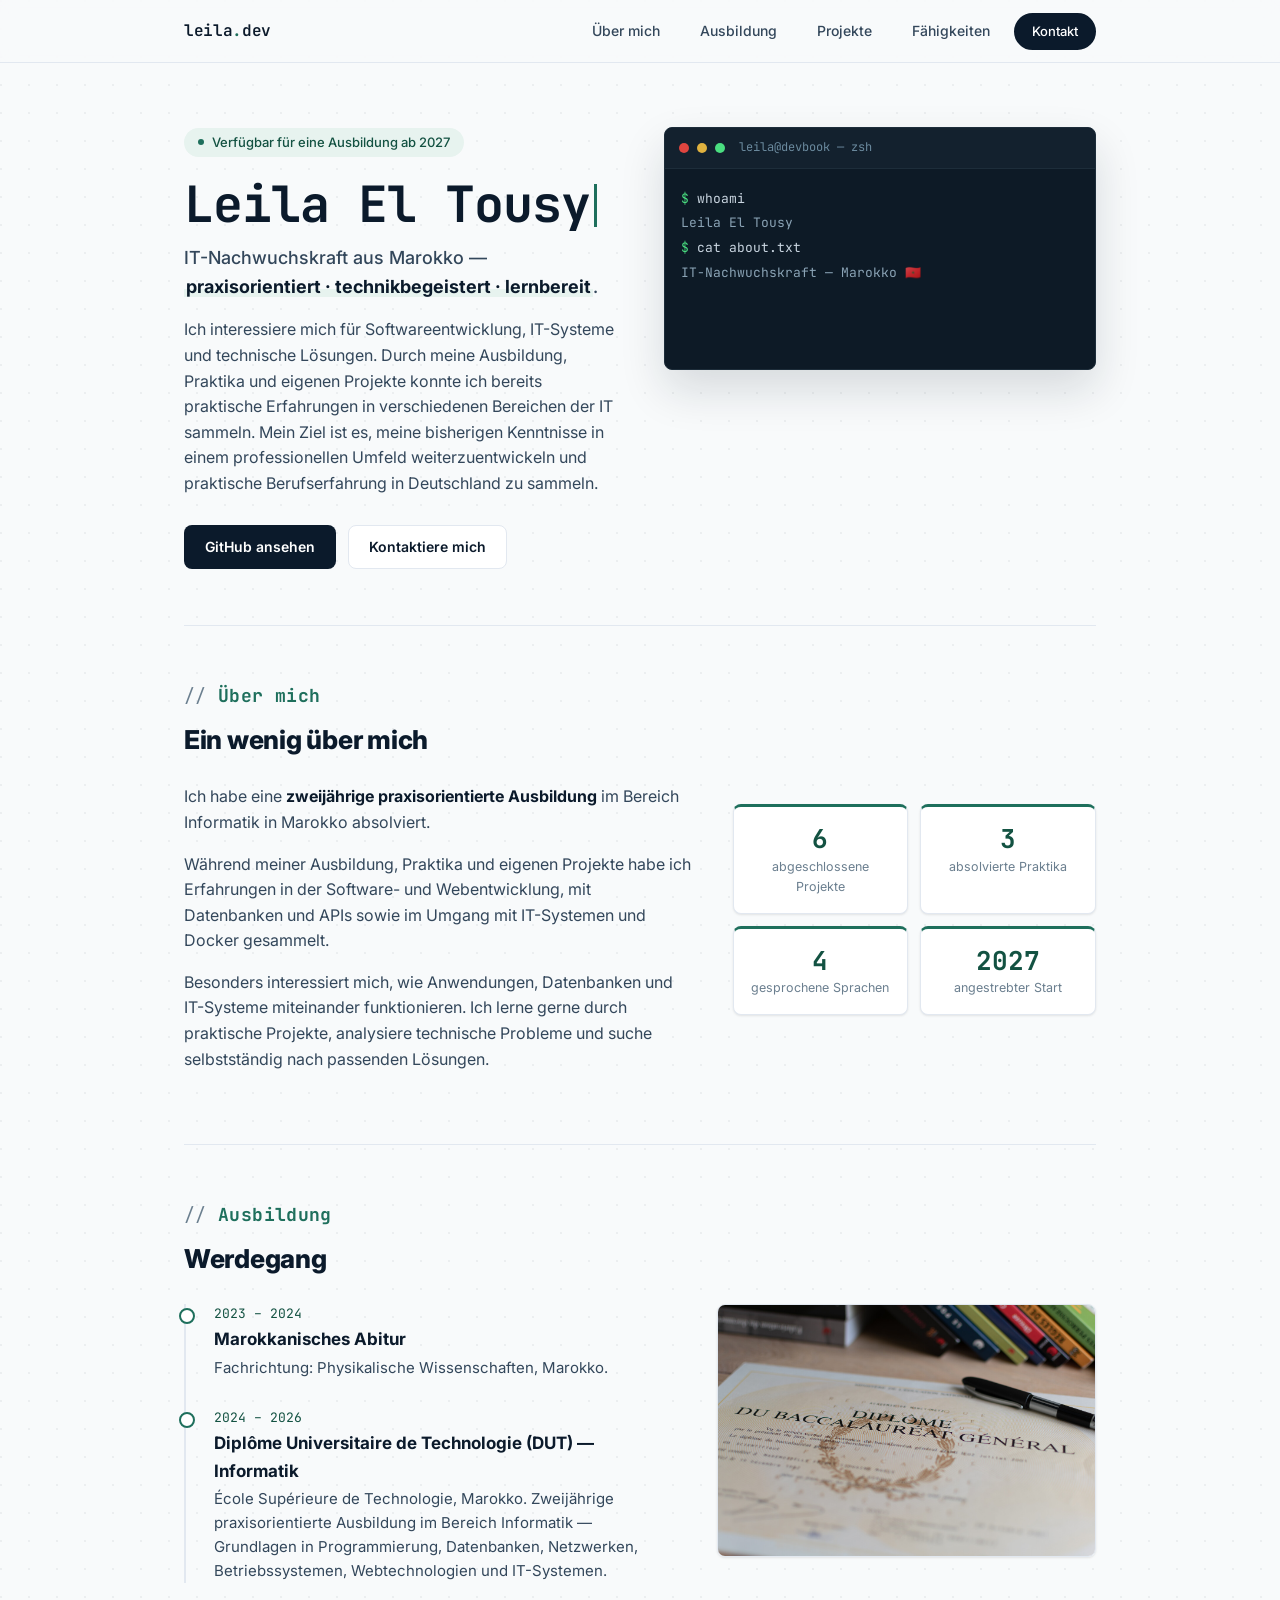
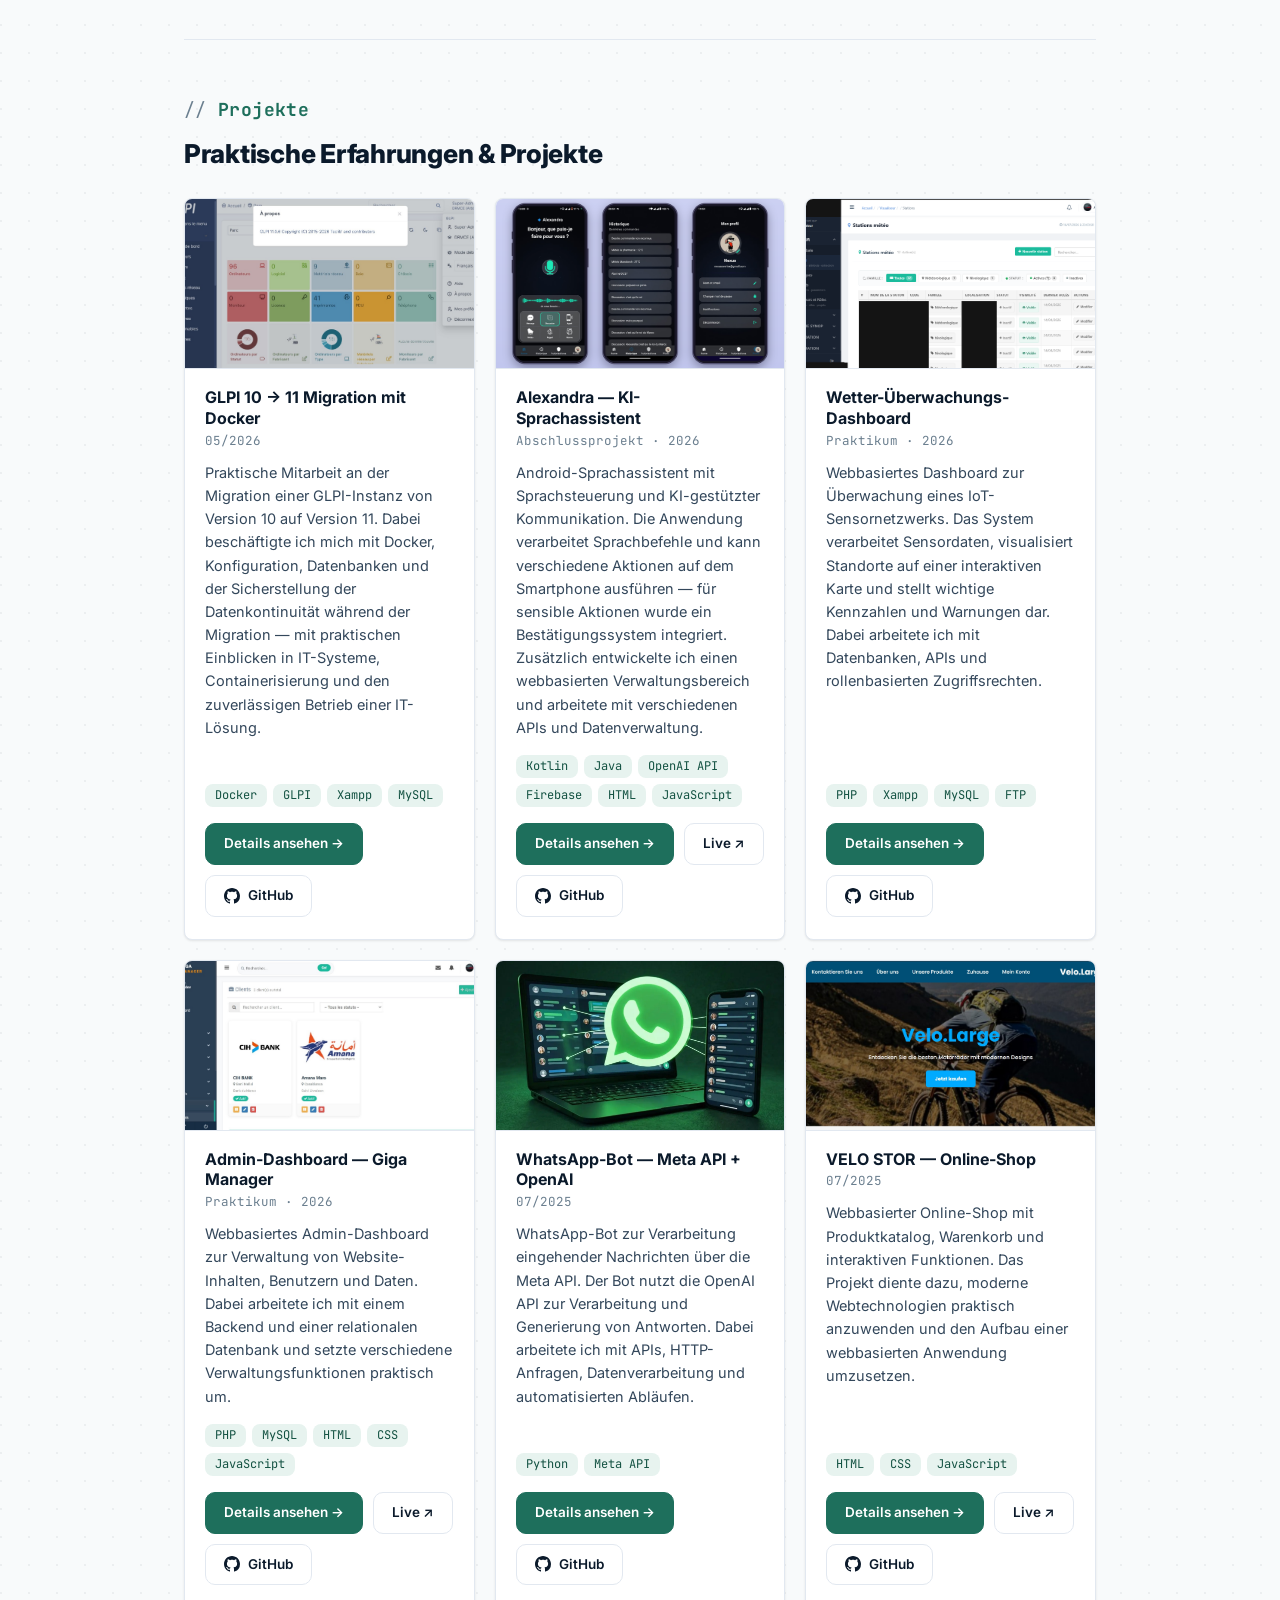
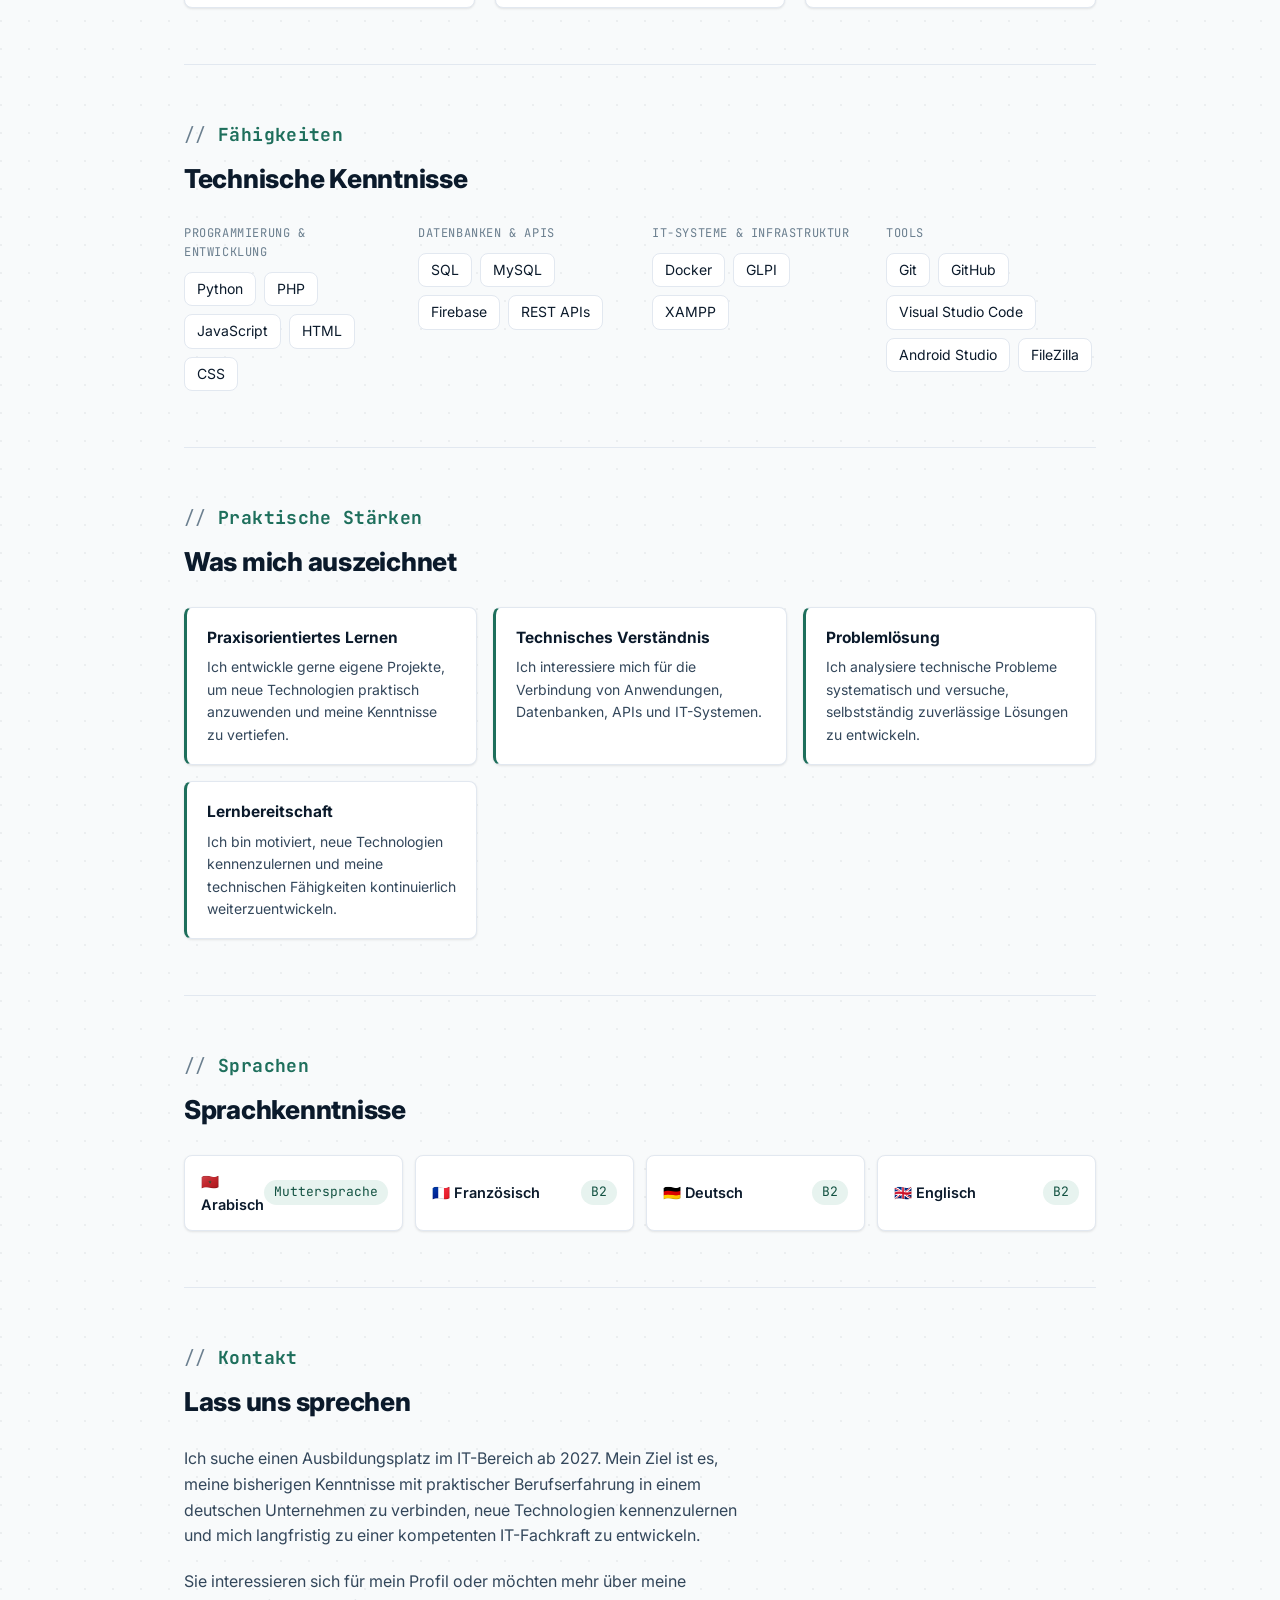
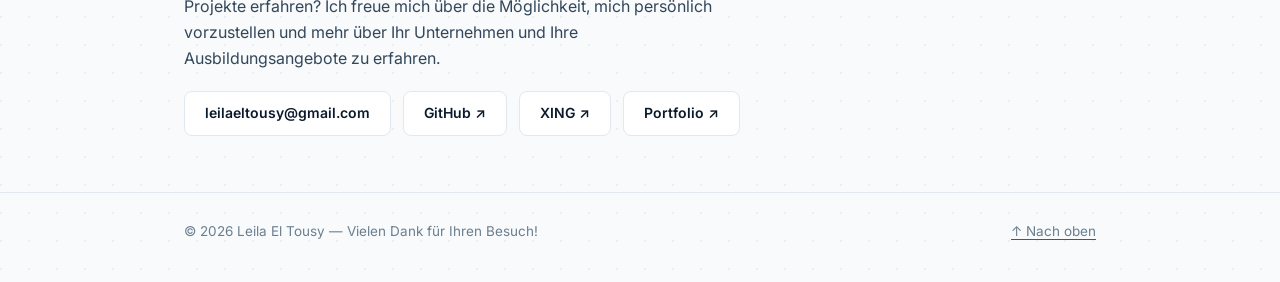
<file: index.html>
<!DOCTYPE html>
<html lang="de">
<head>
    <meta charset="UTF-8" /> 
    <meta name="viewport" content="width=device-width, initial-scale=1.0" />
    <title>Leila El Tousy — IT-Nachwuchskraft</title>
    <meta name="description" content="Leila El Tousy — IT-Nachwuchskraft aus Marokko. Praxisorientiert, technikbegeistert, lernbereit. Auf der Suche nach einem Ausbildungsplatz im IT-Bereich in Deutschland, ab 2027." />
    <link rel="icon" href="data:image/svg+xml,%3Csvg xmlns='http://www.w3.org/2000/svg' viewBox='0 0 32 32'%3E%3Crect width='32' height='32' rx='7' fill='%230b1a2b'/%3E%3Ctext x='16' y='22' font-family='monospace' font-size='16' font-weight='700' fill='%234ade80' text-anchor='middle'%3E%3C/%3E%3C/text%3E%3C/svg%3E">
    <link rel="preconnect" href="https://fonts.googleapis.com">
    <link rel="preconnect" href="https://fonts.gstatic.com" crossorigin>
    <link href="https://fonts.googleapis.com/css2?family=Inter:opsz,wght@14..32,400;14..32,500;14..32,600;14..32,700;14..32,800&family=JetBrains+Mono:wght@400;500;600;700&display=swap" rel="stylesheet">
    <style>
        
        * {
            margin: 0;
            padding: 0;
            box-sizing: border-box;
        }

        :root {
            --bg: #f8fafb;
            --surface: #ffffff;
            --ink: #0b1a2b;
            --ink-soft: #33475b;
            --ink-faint: #6b7f8f;
            --line: #e2e8f0;
            --accent: #1e6f5c;
            --accent-light: #e7f3ef;
            --accent-ink: #135242;
            --tape: #f5c451;
            --tape-ink: #7a5b0a;
            --radius: 8px;
            --shadow-sm: 0 1px 3px rgba(0, 0, 0, 0.06), 0 1px 2px rgba(0, 0, 0, 0.04);
            --shadow-md: 0 10px 28px rgba(11, 26, 43, 0.10);
            --shadow-lg: 0 20px 45px rgba(11, 26, 43, 0.14);
            --font-sans: 'Inter', -apple-system, BlinkMacSystemFont, 'Segoe UI', sans-serif;
            --font-mono: 'JetBrains Mono', 'Courier New', monospace;
            --transition: 0.25s ease;
        }

        html {
            scroll-behavior: smooth;
            -webkit-font-smoothing: antialiased;
        }

        body {
            background: var(--bg);
            background-image:
                radial-gradient(circle at 1px 1px, rgba(11, 26, 43, 0.05) 1px, transparent 0);
            background-size: 28px 28px;
            color: var(--ink);
            font-family: var(--font-sans);
            font-size: 16px;
            line-height: 1.6;
        }

        a {
            color: var(--accent-ink);
            text-decoration-color: var(--accent);
            text-underline-offset: 3px;
            transition: color var(--transition);
        }
        a:hover {
            color: var(--accent);
        }

        .wrap {
            max-width: 960px;
            margin: 0 auto;
            padding: 0 24px;
        }

        /* ===== SKIP LINK ===== */
        .skip-link {
            position: absolute;
            left: -999px;
            top: 0;
            background: var(--ink);
            color: #fff;
            padding: 10px 16px;
            z-index: 100;
            border-radius: 0 0 var(--radius) var(--radius);
        }
        .skip-link:focus {
            left: 16px;
            top: 16px;
        }

        :focus-visible {
            outline: 2px solid var(--accent);
            outline-offset: 2px;
        }

        /* ===== NAV ===== */
        .topnav {
            position: sticky;
            top: 0;
            z-index: 30;
            background: rgba(248, 250, 251, 0.85);
            backdrop-filter: blur(8px);
            border-bottom: 1px solid var(--line);
        }

        .topnav-inner {
            max-width: 960px;
            margin: 0 auto;
            padding: 12px 24px;
            display: flex;
            align-items: center;
            justify-content: space-between;
            gap: 16px;
        }

        .brand {
            font-family: var(--font-mono);
            font-weight: 600;
            font-size: 16px;
            color: var(--ink);
            text-decoration: none;
            letter-spacing: -0.02em;
        }
        .brand:hover {
            color: var(--ink);
        }
        .brand .dot {
            color: var(--accent);
        }

        .navlinks {
            display: flex;
            gap: 8px;
            list-style: none;
            margin: 0;
            padding: 0;
            align-items: center;
        }
        .navlinks a {
            display: block;
            font-size: 14px;
            font-weight: 500;
            color: var(--ink-soft);
            text-decoration: none;
            padding: 6px 14px;
            border-radius: var(--radius);
            border: 2px solid transparent;
            transition: all var(--transition);
        }
        .navlinks a:hover {
            color: var(--accent-ink);
            background: var(--accent-light);
        }

        .navlinks a.active {
            color: var(--ink);
            border-color: var(--ink);
            background: transparent;
        }

        .nav-cta {
            background: var(--ink);
            color: #fff !important;
            padding: 6px 16px !important;
            border-radius: 999px !important;
            font-weight: 600;
            font-size: 13px !important;
            border: 2px solid var(--ink) !important;
            transition: background var(--transition);
        }
        .nav-cta:hover {
            background: var(--accent-ink) !important;
            color: #fff !important;
            border-color: var(--accent-ink) !important;
        }
        .nav-cta.active {
            border-color: var(--ink) !important;
            background: var(--ink) !important;
            color: #fff !important;
        }

        @media (max-width: 700px) {
            .navlinks li:not(:last-child) {
                display: none;
            }
        }

        /* ===== HERO ===== */
        .hero {
            padding: 64px 0 56px;
            border-bottom: 1px solid var(--line);
        }

        .hero-grid {
            display: grid;
            grid-template-columns: 1fr 1fr;
            gap: 48px;
            align-items: start;
        }
        @media (max-width: 780px) {
            .hero-grid {
                grid-template-columns: 1fr;
                gap: 32px;
            }
        }

        .status-badge {
            display: inline-flex;
            align-items: center;
            gap: 8px;
            font-size: 13px;
            font-weight: 500;
            color: var(--accent-ink);
            background: var(--accent-light);
            border-radius: 999px;
            padding: 4px 14px;
            margin-bottom: 20px;
        }
        .status-badge .dot {
            width: 6px;
            height: 6px;
            border-radius: 50%;
            background: var(--accent);
            flex-shrink: 0;
            animation: pulse 2s ease-in-out infinite;
        }
        @keyframes pulse {
            0%, 100% { opacity: 1; }
            50% { opacity: 0.35; }
        }

        h1 {
            font-family: var(--font-mono);
            font-weight: 700;
            font-size: clamp(32px, 5vw, 50px);
            line-height: 1.1;
            margin: 0 0 12px;
            letter-spacing: -0.02em;
        }
        h1 .cursor {
            display: inline-block;
            width: 3px;
            height: 0.85em;
            background: var(--accent);
            margin-left: 4px;
            vertical-align: -0.1em;
            animation: blink 1s steps(1) infinite;
        }
        @keyframes blink {
            50% {
                opacity: 0;
            }
        }

        .hero-role {
            font-size: 18px;
            color: var(--ink-soft);
            margin: 0 0 16px;
            max-width: 50ch;
            font-weight: 500;
        }
        .hero-role strong {
            color: var(--ink);
            background: linear-gradient(to top, var(--accent-light) 38%, transparent 38%);
            padding: 0 2px;
        }

        .hero-desc {
            font-size: 16px;
            color: var(--ink-soft);
            max-width: 56ch;
            margin: 0 0 28px;
        }

        .hero-links {
            display: flex;
            flex-wrap: wrap;
            gap: 12px;
        }

        .btn {
            display: inline-flex;
            align-items: center;
            gap: 8px;
            font-weight: 600;
            font-size: 14px;
            padding: 10px 20px;
            border-radius: var(--radius);
            text-decoration: none;
            border: 1px solid transparent;
            transition: all var(--transition);
            cursor: pointer;
        }
        .btn-primary {
            background: var(--ink);
            color: #fff;
        }
        .btn-primary:hover {
            background: #1a2d3e;
            color: #fff;
            transform: translateY(-1px);
            box-shadow: var(--shadow-md);
        }
        .btn-secondary {
            background: var(--surface);
            color: var(--ink);
            border-color: var(--line);
        }
        .btn-secondary:hover {
            border-color: var(--ink-faint);
            color: var(--ink);
            transform: translateY(-1px);
        }

        /* Terminal Card */
        .term-card {
            background: #0d1a26;
            border-radius: var(--radius);
            overflow: hidden;
            box-shadow: var(--shadow-lg);
            border: 1px solid #1d2d3a;
        }
        .term-bar {
            display: flex;
            align-items: center;
            gap: 8px;
            padding: 10px 14px;
            background: #13212e;
            border-bottom: 1px solid #1d2d3a;
        }
        .term-dot {
            width: 10px;
            height: 10px;
            border-radius: 50%;
            flex-shrink: 0;
        }
        .term-dot.red {
            background: #e0453f;
        }
        .term-dot.yellow {
            background: #e0b23f;
        }
        .term-dot.grn {
            background: #4ade80;
        }
        .term-title {
            font-family: var(--font-mono);
            font-size: 12px;
            color: #6b8a9e;
            margin-left: 6px;
        }
        .term-body {
            padding: 18px 16px;
            font-family: var(--font-mono);
            font-size: 13px;
            line-height: 1.9;
            color: #c9d5e0;
            min-height: 200px;
        }
        .term-ps {
            color: #4ade80;
        }
        .term-out {
            color: #8aa3b5;
        }
        .term-hi {
            color: #6fcf97;
        }
        .term-cursor {
            display: inline-block;
            width: 7px;
            height: 13px;
            background: #4ade80;
            vertical-align: -2px;
            animation: blink 1s steps(1) infinite;
        }

        /* ===== SECTIONS ===== */
        section {
            padding: 56px 0;
            border-bottom: 1px solid var(--line);
        }
        section:last-of-type {
            border-bottom: none;
        }

        .reveal {
            opacity: 0;
            transform: translateY(16px);
            transition: opacity 0.6s ease, transform 0.6s ease;
        }
        .reveal.is-visible {
            opacity: 1;
            transform: translateY(0);
        }

        .section-tag {
            font-family: var(--font-mono);
            font-size: 18px;
            font-weight: 700;
            color: var(--accent);
            letter-spacing: 0.02em;
            margin: 0 0 8px;
        }
        .section-tag::before {
            content: "// ";
            color: var(--ink-faint);
            font-weight: 400;
        }

        .section-title {
            font-weight: 800;
            font-size: 26px;
            margin: 0 0 24px;
            color: var(--ink);
            letter-spacing: -0.01em;
        }

        /* ===== ABOUT ===== */
        .about-grid {
            display: grid;
            grid-template-columns: 1.4fr 1fr;
            gap: 40px;
            align-items: start;
        }
        @media (max-width: 780px) {
            .about-grid {
                grid-template-columns: 1fr;
                gap: 28px;
            }
        }
        .about-text p {
            color: var(--ink-soft);
            margin-bottom: 16px;
            max-width: 60ch;
        }
        .about-text strong {
            color: var(--ink);
        }

        .about-facts {
            list-style: none;
            padding: 0;
            margin: 20px 0 0;
        }
        .about-facts li {
            display: flex;
            gap: 10px;
            font-size: 15px;
            color: var(--ink-soft);
            padding: 6px 0;
        }
        .about-facts li::before {
            content: "→";
            color: var(--accent);
            flex-shrink: 0;
        }

        .stat-grid {
            display: grid;
            grid-template-columns: repeat(2, 1fr);
            gap: 12px;
            margin-top: 20px;
        }
        .stat-box {
            background: var(--surface);
            border: 1px solid var(--line);
            border-top: 3px solid var(--accent);
            border-radius: var(--radius);
            padding: 16px 12px;
            text-align: center;
            box-shadow: var(--shadow-sm);
            transition: transform var(--transition), box-shadow var(--transition);
        }
        .stat-box:hover {
            transform: translateY(-3px);
            box-shadow: var(--shadow-md);
        }
        .stat-number {
            font-family: var(--font-mono);
            font-weight: 700;
            font-size: 26px;
            color: var(--accent-ink);
            line-height: 1.2;
        }
        .stat-label {
            font-size: 12.5px;
            color: var(--ink-faint);
            margin-top: 2px;
        }

        /* ===== EDUCATION ===== */
        .education-grid {
            display: grid;
            grid-template-columns: 1.3fr 1fr;
            gap: 40px;
            align-items: start;
        }
        @media (max-width: 780px) {
            .education-grid {
                grid-template-columns: 1fr;
                gap: 28px;
            }
        }

        .education-photo {
            width: 100%;
            border-radius: var(--radius);
            overflow: hidden;
            border: 1px solid var(--line);
            box-shadow: var(--shadow-sm);
        }
        .education-photo img {
            display: block;
            width: 100%;
            height: 100%;
            max-height: 340px;
            object-fit: cover;
        }

        .timeline {
            list-style: none;
            margin: 0;
            padding: 0;
            border-left: 2px solid var(--line);
        }
        .timeline li {
            position: relative;
            padding: 0 0 28px 28px;
        }
        .timeline li:last-child {
            padding-bottom: 0;
        }
        .timeline li::before {
            content: "";
            position: absolute;
            left: -7px;
            top: 4px;
            width: 12px;
            height: 12px;
            border-radius: 50%;
            background: var(--surface);
            border: 2px solid var(--accent);
        }
        .timeline-date {
            font-family: var(--font-mono);
            font-size: 13px;
            color: var(--accent-ink);
            display: block;
            margin-bottom: 2px;
        }
        .timeline-title {
            font-weight: 700;
            font-size: 17px;
            margin: 0 0 2px;
        }
        .timeline-desc {
            font-size: 15px;
            color: var(--ink-soft);
            max-width: 60ch;
            margin: 0;
        }

        /* ===== PROJECTS ===== */
        .projects-grid {
            display: grid;
            grid-template-columns: repeat(3, 1fr);
            gap: 20px;
        }
        @media (max-width: 900px) {
            .projects-grid {
                grid-template-columns: repeat(2, 1fr);
            }
        }
        @media (max-width: 620px) {
            .projects-grid {
                grid-template-columns: 1fr;
            }
        }

        .project-card {
            background: var(--surface);
            border: 1px solid var(--line);
            border-radius: var(--radius);
            overflow: hidden;
            box-shadow: var(--shadow-sm);
            transition: border-color var(--transition), box-shadow var(--transition), transform var(--transition);
            display: flex;
            flex-direction: column;
        }
        .project-card:hover {
            border-color: var(--accent);
            box-shadow: var(--shadow-md);
            transform: translateY(-2px);
        }

        .project-image {
            width: 100%;
            height: 170px;
            background: var(--accent-light);
            overflow: hidden;
            border-bottom: 1px solid var(--line);
        }
        .project-image img {
            display: block;
            width: 100%;
            height: 100%;
            object-fit: cover;
            transition: transform 0.4s ease;
        }
        .project-card:hover .project-image img {
            transform: scale(1.05);
        }

        .project-content {
            display: flex;
            flex-direction: column;
            flex: 1;
            padding: 18px 20px 22px;
        }

        .project-head {
            display: flex;
            flex-direction: column;
            gap: 2px;
            margin-bottom: 6px;
        }
        .project-title {
            font-weight: 700;
            font-size: 16px;
            margin: 0;
            line-height: 1.3;
        }
        .project-title a {
            color: var(--ink);
            text-decoration: none;
            transition: color var(--transition);
        }
        .project-title a:hover {
            color: var(--accent-ink);
        }
        .project-period {
            font-family: var(--font-mono);
            font-size: 12.5px;
            color: var(--ink-faint);
            white-space: nowrap;
        }
        .project-desc {
            font-size: 14.5px;
            color: var(--ink-soft);
            margin: 4px 0 14px;
            flex-grow: 1;
        }
        .project-links {
            display: flex;
            gap: 16px;
            flex-wrap: wrap;
            margin-top: 8px;
            align-items: center;
        }
        .project-link {
            font-family: var(--font-mono);
            font-size: 13px;
            font-weight: 500;
            color: var(--accent-ink);
            text-decoration: none;
            display: inline-flex;
            align-items: center;
            gap: 6px;
            transition: color var(--transition);
        }
        .project-link:hover {
            color: var(--accent);
        }
        .project-link svg {
            width: 16px;
            height: 16px;
            fill: currentColor;
        }
        .project-stack {
            display: flex;
            flex-wrap: wrap;
            gap: 6px;
            margin-top: 2px;
        }
        .chip {
            font-family: var(--font-mono);
            font-size: 12px;
            color: var(--accent-ink);
            background: var(--accent-light);
            border-radius: var(--radius);
            padding: 2px 10px;
        }

        @media (max-width: 400px) {
            .project-image {
                height: 150px;
            }
        }

        /* ===== SKILLS ===== */
        .skills-groups {
            display: grid;
            gap: 24px;
            grid-template-columns: repeat(auto-fit, minmax(200px, 1fr));
        }
        .skills-group-label {
            font-family: var(--font-mono);
            font-size: 12px;
            color: var(--ink-faint);
            margin: 0 0 10px;
            text-transform: uppercase;
            letter-spacing: 0.05em;
        }
        .skills-chips {
            display: flex;
            flex-wrap: wrap;
            gap: 8px;
        }
        .skill-chip {
            font-size: 14px;
            color: var(--ink);
            background: var(--surface);
            border: 1px solid var(--line);
            border-radius: var(--radius);
            padding: 5px 12px;
            transition: border-color var(--transition), transform var(--transition);
        }
        .skill-chip:hover {
            border-color: var(--accent);
            transform: translateY(-2px);
        }

        /* ===== STRENGTHS ===== */
        .strength-grid {
            display: grid;
            grid-template-columns: repeat(auto-fit, minmax(220px, 1fr));
            gap: 16px;
        }
        .strength-box {
            background: var(--surface);
            border: 1px solid var(--line);
            border-left: 3px solid var(--accent);
            border-radius: var(--radius);
            padding: 18px 20px;
            box-shadow: var(--shadow-sm);
            transition: transform var(--transition), box-shadow var(--transition);
        }
        .strength-box:hover {
            transform: translateY(-3px);
            box-shadow: var(--shadow-md);
        }
        .strength-title {
            font-weight: 700;
            font-size: 15.5px;
            color: var(--ink);
            margin: 0 0 6px;
        }
        .strength-desc {
            font-size: 14px;
            color: var(--ink-soft);
            margin: 0;
        }

        /* ===== LANGUAGES ===== */
        .lang-grid {
            display: grid;
            grid-template-columns: repeat(auto-fit, minmax(180px, 1fr));
            gap: 12px;
            margin-top: 20px;
        }
        .lang-box {
            background: var(--surface);
            border: 1px solid var(--line);
            border-radius: var(--radius);
            padding: 14px 16px;
            display: flex;
            align-items: center;
            justify-content: space-between;
            box-shadow: var(--shadow-sm);
        }
        .lang-name {
            font-weight: 600;
            font-size: 14.5px;
            color: var(--ink);
        }
        .lang-level {
            font-family: var(--font-mono);
            font-size: 13px;
            color: var(--accent-ink);
            background: var(--accent-light);
            border-radius: 999px;
            padding: 2px 10px;
        }

        /* ===== CONTACT ===== */
        .contact-row {
            display: flex;
            flex-wrap: wrap;
            gap: 12px;
        }
        .contact-text {
            color: var(--ink-soft);
            max-width: 56ch;
            margin-bottom: 20px;
        }

        /* ===== FOOTER ===== */
        footer {
            padding: 28px 0 40px;
            border-top: 1px solid var(--line);
        }
        .footer-inner {
            display: flex;
            flex-wrap: wrap;
            justify-content: space-between;
            gap: 12px;
            font-size: 13.5px;
            color: var(--ink-faint);
        }
        .footer-inner a {
            color: var(--ink-faint);
            transition: color var(--transition);
        }
        .footer-inner a:hover {
            color: var(--accent-ink);
        }

        @media (max-width: 620px) {
            .hero {
                padding: 48px 0 32px;
            }
            section {
                padding: 40px 0;
            }
            .stat-grid {
                grid-template-columns: repeat(2, 1fr);
            }
        }

        @media (prefers-reduced-motion: reduce) {
            * {
                animation-duration: 0.01ms !important;
                animation-iteration-count: 1 !important;
                transition-duration: 0.01ms !important;
                scroll-behavior: auto !important;
            }
            .reveal {
                opacity: 1;
                transform: none;
            }
        }
    
        .project-actions {
            display: flex;
            flex-wrap: wrap;
            gap: 10px;
            margin-top: 16px;
        }
        .project-btn {
            display: inline-flex;
            align-items: center;
            gap: 8px;
            font-size: 13.5px;
            font-weight: 600;
            padding: 9px 18px;
            border-radius: 10px;
            text-decoration: none;
            border: 1px solid var(--line);
            background: var(--surface);
            color: var(--ink);
            white-space: nowrap;
            transition: background var(--transition), border-color var(--transition), color var(--transition), transform var(--transition);
        }
        .project-btn:hover {
            color: var(--accent);
            border-color: var(--accent);
            transform: translateY(-1px);
        }
        .project-btn.detail {
            background: var(--accent);
            border-color: var(--accent);
            color: #fff;
        }
        .project-btn.detail:hover {
            background: var(--accent-ink);
            border-color: var(--accent-ink);
            color: #fff;
        }
        .project-btn svg {
            width: 16px;
            height: 16px;
            fill: currentColor;
        }
    </style>
</head>
<body>

    <a class="skip-link" href="#main">Zum Inhalt springen</a>

    <nav class="topnav">
        <div class="topnav-inner">
            <a class="brand" href="#top">leila<span class="dot">.</span>dev</a>
            <ul class="navlinks" id="navlinks">
                <li><a href="#about" class="active">Über mich</a></li>
                <li><a href="#education">Ausbildung</a></li>
                <li><a href="#projects">Projekte</a></li>
                <li><a href="#skills">Fähigkeiten</a></li>
                <li><a href="#contact" class="nav-cta">Kontakt</a></li>
            </ul>
        </div>
    </nav>

    <main id="main">
        <div class="wrap">

            <!-- ===== HERO ===== -->
            <header class="hero" id="top">
                <div class="hero-grid">
                    <div>
                        <span class="status-badge">
                            <span class="dot"></span>
                            Verfügbar für eine Ausbildung ab 2027
                        </span>
                        <h1>
                            Leila El Tousy<span class="cursor" aria-hidden="true"></span>
                        </h1>
                        <p class="hero-role">
                            IT-Nachwuchskraft aus Marokko —
                            <strong>praxisorientiert · technikbegeistert · lernbereit</strong>.
                        </p>
                        <p class="hero-desc">
                            Ich interessiere mich für Softwareentwicklung, IT-Systeme und technische Lösungen. Durch meine Ausbildung, Praktika und eigenen Projekte konnte ich bereits praktische Erfahrungen in verschiedenen Bereichen der IT sammeln. Mein Ziel ist es, meine bisherigen Kenntnisse in einem professionellen Umfeld weiterzuentwickeln und praktische Berufserfahrung in Deutschland zu sammeln.
                        </p>
                        <div class="hero-links">
                            <a class="btn btn-primary" href="https://github.com/El-Tousy" target="_blank" rel="noopener">GitHub ansehen</a>
                            <a class="btn btn-secondary" href="https://mail.google.com/mail/?view=cm&fs=1&to=leilaeltousy@gmail.com&su=Kontaktaufnahme%20%C3%BCber%20Portfolio" target="_blank" rel="noopener">Kontaktiere mich</a>
                        </div>
                    </div>

                    <div class="term-card" role="img" aria-label="Terminal mit einer Zusammenfassung von Leilas Fähigkeiten und Projekten">
                        <div class="term-bar">
                            <span class="term-dot red"></span>
                            <span class="term-dot yellow"></span>
                            <span class="term-dot grn"></span>
                            <span class="term-title">leila@devbook — zsh</span>
                        </div>
                        <div class="term-body" id="term-output" aria-hidden="true"></div>
                    </div>
                </div>
            </header>

            <!-- ===== ABOUT ===== -->
            <section id="about" class="reveal">
                <p class="section-tag">Über mich</p>
                <h2 class="section-title">Ein wenig über mich</h2>
                <div class="about-grid">
                    <div class="about-text">
                        <p>
                            Ich habe eine <strong>zweijährige praxisorientierte Ausbildung</strong> im Bereich Informatik in Marokko absolviert.
                        </p>
                        <p>
                            Während meiner Ausbildung, Praktika und eigenen Projekte habe ich Erfahrungen in der Software- und Webentwicklung, mit Datenbanken und APIs sowie im Umgang mit IT-Systemen und Docker gesammelt.
                        </p>
                        <p>
                            Besonders interessiert mich, wie Anwendungen, Datenbanken und IT-Systeme miteinander funktionieren. Ich lerne gerne durch praktische Projekte, analysiere technische Probleme und suche selbstständig nach passenden Lösungen.
                        </p>
                    </div>
                    <div>
                        <div class="stat-grid">
                            <div class="stat-box">
                                <div class="stat-number">6</div>
                                <div class="stat-label">abgeschlossene Projekte</div>
                            </div>
                            <div class="stat-box">
                                <div class="stat-number">3</div>
                                <div class="stat-label">absolvierte Praktika</div>
                            </div>
                            <div class="stat-box">
                                <div class="stat-number">4</div>
                                <div class="stat-label">gesprochene Sprachen</div>
                            </div>
                            <div class="stat-box">
                                <div class="stat-number">2027</div>
                                <div class="stat-label">angestrebter Start</div>
                            </div>
                        </div>
                    </div>
                </div>
            </section>

            <!-- ===== EDUCATION ===== -->
            <section id="education" class="reveal">
                <p class="section-tag">Ausbildung</p>
                <h2 class="section-title">Werdegang</h2>
                <div class="education-grid">
                    <ul class="timeline">
                        <li>
                            <span class="timeline-date">2023 – 2024</span>
                            <p class="timeline-title">Marokkanisches Abitur</p>
                            <p class="timeline-desc">Fachrichtung: Physikalische Wissenschaften, Marokko.</p>
                        </li>
                        <li>
                            <span class="timeline-date">2024 – 2026</span>
                            <p class="timeline-title">Diplôme Universitaire de Technologie (DUT) — Informatik</p>
                            <p class="timeline-desc">École Supérieure de Technologie, Marokko. Zweijährige praxisorientierte Ausbildung im Bereich Informatik — Grundlagen in Programmierung, Datenbanken, Netzwerken, Betriebssystemen, Webtechnologien und IT-Systemen.</p>
                        </li>
                    </ul>
                    <div class="education-photo">
                        <img src="images/baccalauriat.png" alt="Foto zum marokkanischen Abitur von Leila El Tousy">
                    </div>
                </div>
            </section>

            <!-- ===== PROJECTS ===== -->
            <section id="projects" class="reveal">
                <p class="section-tag">Projekte</p>
                <h2 class="section-title">Praktische Erfahrungen &amp; Projekte</h2>
                <div class="projects-grid">

                    <!-- PROJET 4 -->
                    <article class="project-card">
                        <div class="project-image">
                            <img src="images/glpi.png" alt="Architektur der GLPI-Migration mit Docker">
                        </div>
                        <div class="project-content">
                            <div class="project-head">
                                <h3 class="project-title"><a href="https://github.com/El-Tousy/glpi-10-to-11-docker-migration" target="_blank" rel="noopener">GLPI 10 → 11 Migration mit Docker</a></h3>
                                <span class="project-period">05/2026</span>
                            </div>
                            <p class="project-desc">Praktische Mitarbeit an der Migration einer GLPI-Instanz von Version 10 auf Version 11. Dabei beschäftigte ich mich mit Docker, Konfiguration, Datenbanken und der Sicherstellung der Datenkontinuität während der Migration — mit praktischen Einblicken in IT-Systeme, Containerisierung und den zuverlässigen Betrieb einer IT-Lösung.</p>
                            <div class="project-stack">
                                <span class="chip">Docker</span><span class="chip">GLPI</span><span class="chip">Xampp</span><span class="chip">MySQL</span>
                            </div>
                            <div class="project-actions">
                                <a class="project-btn detail" href="projects/glpi.html">Details ansehen →</a>
                                <a class="project-btn" href="https://github.com/El-Tousy/glpi-10-to-11-docker-migration" target="_blank" rel="noopener">
                                    <svg viewBox="0 0 16 16" aria-hidden="true"><path d="M8 0C3.58 0 0 3.58 0 8c0 3.54 2.29 6.53 5.47 7.59.4.07.55-.17.55-.38 0-.19-.01-.82-.01-1.49-2.01.37-2.53-.49-2.69-.94-.09-.23-.48-.94-.82-1.13-.28-.15-.68-.52-.01-.53.63-.01 1.08.58 1.23.82.72 1.21 1.87.87 2.33.66.07-.52.28-.87.51-1.07-1.78-.2-3.64-.89-3.64-3.95 0-.87.31-1.59.82-2.15-.08-.2-.36-1.02.08-2.12 0 0 .67-.21 2.2.82.64-.18 1.32-.27 2-.27.68 0 1.36.09 2 .27 1.53-1.04 2.2-.82 2.2-.82.44 1.1.16 1.92.08 2.12.51.56.82 1.27.82 2.15 0 3.07-1.87 3.75-3.65 3.95.29.25.54.73.54 1.48 0 1.07-.01 1.93-.01 2.2 0 .21.15.46.55.38A8.013 8.013 0 0016 8c0-4.42-3.58-8-8-8z"/></svg>
                                    GitHub
                                </a>
                            </div>
                        </div>
                    </article>
                    <!-- PROJET 1 -->
                    <article class="project-card">
                        <div class="project-image">
                            <img src="images/alexandra.png" alt="Schnittstelle des Sprachassistenten Alexandra">
                        </div>
                        <div class="project-content">
                            <div class="project-head">
                                <h3 class="project-title"><a href="https://github.com/El-Tousy/Alexandra-AI-Voice-Assistante" target="_blank" rel="noopener">Alexandra — KI-Sprachassistent</a></h3>
                                <span class="project-period">Abschlussprojekt · 2026</span>
                            </div>
                            <p class="project-desc">Android-Sprachassistent mit Sprachsteuerung und KI-gestützter Kommunikation. Die Anwendung verarbeitet Sprachbefehle und kann verschiedene Aktionen auf dem Smartphone ausführen — für sensible Aktionen wurde ein Bestätigungssystem integriert. Zusätzlich entwickelte ich einen webbasierten Verwaltungsbereich und arbeitete mit verschiedenen APIs und Datenverwaltung.</p>
                            <div class="project-stack">
                                <span class="chip">Kotlin</span><span class="chip">Java</span><span class="chip">OpenAI API</span><span class="chip">Firebase</span><span class="chip">HTML</span><span class="chip">JavaScript</span>
                            </div>
                            <div class="project-actions">
                                <a class="project-btn detail" href="projects/alexandra.html">Details ansehen →</a>
                                <a class="project-btn" href="https://github.com/El-Tousy/alexandra-voice-assistant/tree/main/Video%20Demo" target="_blank" rel="noopener">Live ↗</a>
                                <a class="project-btn" href="https://github.com/El-Tousy/Alexandra-AI-Voice-Assistante" target="_blank" rel="noopener">
                                    <svg viewBox="0 0 16 16" aria-hidden="true"><path d="M8 0C3.58 0 0 3.58 0 8c0 3.54 2.29 6.53 5.47 7.59.4.07.55-.17.55-.38 0-.19-.01-.82-.01-1.49-2.01.37-2.53-.49-2.69-.94-.09-.23-.48-.94-.82-1.13-.28-.15-.68-.52-.01-.53.63-.01 1.08.58 1.23.82.72 1.21 1.87.87 2.33.66.07-.52.28-.87.51-1.07-1.78-.2-3.64-.89-3.64-3.95 0-.87.31-1.59.82-2.15-.08-.2-.36-1.02.08-2.12 0 0 .67-.21 2.2.82.64-.18 1.32-.27 2-.27.68 0 1.36.09 2 .27 1.53-1.04 2.2-.82 2.2-.82.44 1.1.16 1.92.08 2.12.51.56.82 1.27.82 2.15 0 3.07-1.87 3.75-3.65 3.95.29.25.54.73.54 1.48 0 1.07-.01 1.93-.01 2.2 0 .21.15.46.55.38A8.013 8.013 0 0016 8c0-4.42-3.58-8-8-8z"/></svg>
                                    GitHub
                                </a>
                            </div>
                        </div>
                    </article>

                    <!-- PROJET 2 -->
                    <article class="project-card">
                        <div class="project-image">
                            <img src="images/weather.png" alt="Screenshot des Wetter-Überwachungs-Dashboards">
                        </div>
                        <div class="project-content">
                            <div class="project-head">
                                <h3 class="project-title"><a href="https://github.com/El-Tousy/Weather-supervision-dashboard-showcase" target="_blank" rel="noopener">Wetter-Überwachungs-Dashboard</a></h3>
                                <span class="project-period">Praktikum · 2026</span>
                            </div>
                            <p class="project-desc">Webbasiertes Dashboard zur Überwachung eines IoT-Sensornetzwerks. Das System verarbeitet Sensordaten, visualisiert Standorte auf einer interaktiven Karte und stellt wichtige Kennzahlen und Warnungen dar. Dabei arbeitete ich mit Datenbanken, APIs und rollenbasierten Zugriffsrechten.</p>
                            <div class="project-stack">
                                <span class="chip">PHP</span><span class="chip">Xampp</span><span class="chip">MySQL</span><span class="chip">FTP</span>
                            </div>
                            <div class="project-actions">
                                <a class="project-btn detail" href="projects/weather.html">Details ansehen →</a>
                                <a class="project-btn" href="https://github.com/El-Tousy/Weather-supervision-dashboard-showcase" target="_blank" rel="noopener">
                                    <svg viewBox="0 0 16 16" aria-hidden="true"><path d="M8 0C3.58 0 0 3.58 0 8c0 3.54 2.29 6.53 5.47 7.59.4.07.55-.17.55-.38 0-.19-.01-.82-.01-1.49-2.01.37-2.53-.49-2.69-.94-.09-.23-.48-.94-.82-1.13-.28-.15-.68-.52-.01-.53.63-.01 1.08.58 1.23.82.72 1.21 1.87.87 2.33.66.07-.52.28-.87.51-1.07-1.78-.2-3.64-.89-3.64-3.95 0-.87.31-1.59.82-2.15-.08-.2-.36-1.02.08-2.12 0 0 .67-.21 2.2.82.64-.18 1.32-.27 2-.27.68 0 1.36.09 2 .27 1.53-1.04 2.2-.82 2.2-.82.44 1.1.16 1.92.08 2.12.51.56.82 1.27.82 2.15 0 3.07-1.87 3.75-3.65 3.95.29.25.54.73.54 1.48 0 1.07-.01 1.93-.01 2.2 0 .21.15.46.55.38A8.013 8.013 0 0016 8c0-4.42-3.58-8-8-8z"/></svg>
                                    GitHub
                                </a>
                            </div>
                        </div>
                    </article>

                    <article class="project-card">
                        <div class="project-image">
                            <img src="images/giga-manager.png" alt="Giga Manager Admin-Dashboard">
                        </div>
                        <div class="project-content">
                            <div class="project-head">
                                <h3 class="project-title"><a href="https://github.com/El-Tousy/Admin-dashboard-project-internship-Giga-Manager-overview-screenshots-only" target="_blank" rel="noopener">Admin-Dashboard — Giga Manager</a></h3>
                                <span class="project-period">Praktikum · 2026</span>
                            </div>
                            <p class="project-desc">Webbasiertes Admin-Dashboard zur Verwaltung von Website-Inhalten, Benutzern und Daten. Dabei arbeitete ich mit einem Backend und einer relationalen Datenbank und setzte verschiedene Verwaltungsfunktionen praktisch um.</p>
                            <div class="project-stack">
                                <span class="chip">PHP</span><span class="chip">MySQL</span><span class="chip">HTML</span><span class="chip">CSS</span><span class="chip">JavaScript</span>
                            </div>
                            <div class="project-actions">
                                <a class="project-btn detail" href="projects/giga-manager.html">Details ansehen →</a>
                                <a class="project-btn" href="https://www.gigamanager.com/v1/" target="_blank" rel="noopener">Live ↗</a>
                                <a class="project-btn" href="https://github.com/El-Tousy/Admin-dashboard-project-internship-Giga-Manager-overview-screenshots-only" target="_blank" rel="noopener">
                                    <svg viewBox="0 0 16 16" aria-hidden="true"><path d="M8 0C3.58 0 0 3.58 0 8c0 3.54 2.29 6.53 5.47 7.59.4.07.55-.17.55-.38 0-.19-.01-.82-.01-1.49-2.01.37-2.53-.49-2.69-.94-.09-.23-.48-.94-.82-1.13-.28-.15-.68-.52-.01-.53.63-.01 1.08.58 1.23.82.72 1.21 1.87.87 2.33.66.07-.52.28-.87.51-1.07-1.78-.2-3.64-.89-3.64-3.95 0-.87.31-1.59.82-2.15-.08-.2-.36-1.02.08-2.12 0 0 .67-.21 2.2.82.64-.18 1.32-.27 2-.27.68 0 1.36.09 2 .27 1.53-1.04 2.2-.82 2.2-.82.44 1.1.16 1.92.08 2.12.51.56.82 1.27.82 2.15 0 3.07-1.87 3.75-3.65 3.95.29.25.54.73.54 1.48 0 1.07-.01 1.93-.01 2.2 0 .21.15.46.55.38A8.013 8.013 0 0016 8c0-4.42-3.58-8-8-8z"/></svg>
                                    GitHub
                                </a>
                            </div>
                        </div>
                    </article>


                    <article class="project-card">
                        <div class="project-image">
                            <img src="images/whatsapp-bot.png" alt="Schema der Funktionsweise des WhatsApp-Bots">
                        </div>
                        <div class="project-content">
                            <div class="project-head">
                                <h3 class="project-title"><a href="https://github.com/El-Tousy/Meta-API-python-whatsapp-bot" target="_blank" rel="noopener">WhatsApp-Bot — Meta API + OpenAI</a></h3>
                                <span class="project-period">07/2025</span>
                            </div>
                            <p class="project-desc">WhatsApp-Bot zur Verarbeitung eingehender Nachrichten über die Meta API. Der Bot nutzt die OpenAI API zur Verarbeitung und Generierung von Antworten. Dabei arbeitete ich mit APIs, HTTP-Anfragen, Datenverarbeitung und automatisierten Abläufen.</p>
                            <div class="project-stack">
                                <span class="chip">Python</span><span class="chip">Meta API</span>
                            </div>
                            <div class="project-actions">
                                <a class="project-btn detail" href="projects/whatsapp-bot.html">Details ansehen →</a>
                                <a class="project-btn" href="https://github.com/El-Tousy/Meta-API-python-whatsapp-bot" target="_blank" rel="noopener">
                                    <svg viewBox="0 0 16 16" aria-hidden="true"><path d="M8 0C3.58 0 0 3.58 0 8c0 3.54 2.29 6.53 5.47 7.59.4.07.55-.17.55-.38 0-.19-.01-.82-.01-1.49-2.01.37-2.53-.49-2.69-.94-.09-.23-.48-.94-.82-1.13-.28-.15-.68-.52-.01-.53.63-.01 1.08.58 1.23.82.72 1.21 1.87.87 2.33.66.07-.52.28-.87.51-1.07-1.78-.2-3.64-.89-3.64-3.95 0-.87.31-1.59.82-2.15-.08-.2-.36-1.02.08-2.12 0 0 .67-.21 2.2.82.64-.18 1.32-.27 2-.27.68 0 1.36.09 2 .27 1.53-1.04 2.2-.82 2.2-.82.44 1.1.16 1.92.08 2.12.51.56.82 1.27.82 2.15 0 3.07-1.87 3.75-3.65 3.95.29.25.54.73.54 1.48 0 1.07-.01 1.93-.01 2.2 0 .21.15.46.55.38A8.013 8.013 0 0016 8c0-4.42-3.58-8-8-8z"/></svg>
                                    GitHub
                                </a>
                            </div>
                        </div>
                    </article>

                    <article class="project-card">
                        <div class="project-image">
                            <img src="images/2.png" alt="Vorschau des Online-Shops Velo Stor">
                        </div>
                        <div class="project-content">
                            <div class="project-head">
                                <h3 class="project-title"><a href="https://github.com/El-Tousy/VELO-STOR-Online-Store" target="_blank" rel="noopener">VELO STOR — Online-Shop</a></h3>
                                <span class="project-period">07/2025</span>
                            </div>
                            <p class="project-desc">Webbasierter Online-Shop mit Produktkatalog, Warenkorb und interaktiven Funktionen. Das Projekt diente dazu, moderne Webtechnologien praktisch anzuwenden und den Aufbau einer webbasierten Anwendung umzusetzen.</p>
                            <div class="project-stack">
                                <span class="chip">HTML</span><span class="chip">CSS</span><span class="chip">JavaScript</span>
                            </div>
                            <div class="project-actions">
                                <a class="project-btn detail" href="projects/velo-stor.html">Details ansehen →</a>
                                <a class="project-btn" href="https://velo-stor.netlify.app/" target="_blank" rel="noopener">Live ↗</a>
                                <a class="project-btn" href="https://github.com/El-Tousy/VELO-STOR-Online-Store" target="_blank" rel="noopener">
                                    <svg viewBox="0 0 16 16" aria-hidden="true"><path d="M8 0C3.58 0 0 3.58 0 8c0 3.54 2.29 6.53 5.47 7.59.4.07.55-.17.55-.38 0-.19-.01-.82-.01-1.49-2.01.37-2.53-.49-2.69-.94-.09-.23-.48-.94-.82-1.13-.28-.15-.68-.52-.01-.53.63-.01 1.08.58 1.23.82.72 1.21 1.87.87 2.33.66.07-.52.28-.87.51-1.07-1.78-.2-3.64-.89-3.64-3.95 0-.87.31-1.59.82-2.15-.08-.2-.36-1.02.08-2.12 0 0 .67-.21 2.2.82.64-.18 1.32-.27 2-.27.68 0 1.36.09 2 .27 1.53-1.04 2.2-.82 2.2-.82.44 1.1.16 1.92.08 2.12.51.56.82 1.27.82 2.15 0 3.07-1.87 3.75-3.65 3.95.29.25.54.73.54 1.48 0 1.07-.01 1.93-.01 2.2 0 .21.15.46.55.38A8.013 8.013 0 0016 8c0-4.42-3.58-8-8-8z"/></svg>
                                    GitHub
                                </a>
                            </div>
                        </div>
                    </article>

                </div>
            </section>

            <section id="skills" class="reveal">
                <p class="section-tag">Fähigkeiten</p>
                <h2 class="section-title">Technische Kenntnisse</h2>
                <div class="skills-groups">
                    <div>
                        <p class="skills-group-label">Programmierung &amp; Entwicklung</p>
                        <div class="skills-chips">
                            <span class="skill-chip">Python</span>
                            <span class="skill-chip">PHP</span>
                            <span class="skill-chip">JavaScript</span>
                            <span class="skill-chip">HTML</span>
                            <span class="skill-chip">CSS</span>
                        </div>
                    </div>
                    <div>
                        <p class="skills-group-label">Datenbanken &amp; APIs</p>
                        <div class="skills-chips">
                            <span class="skill-chip">SQL</span>
                            <span class="skill-chip">MySQL</span>
                            <span class="skill-chip">Firebase</span>
                            <span class="skill-chip">REST APIs</span>
                        </div>
                    </div>
                    <div>
                        <p class="skills-group-label">IT-Systeme &amp; Infrastruktur</p>
                        <div class="skills-chips">
                            <span class="skill-chip">Docker</span>
                            <span class="skill-chip">GLPI</span>
                            <span class="skill-chip">XAMPP</span>
                        </div>
                    </div>
                    <div>
                        <p class="skills-group-label">Tools</p>
                        <div class="skills-chips">
                            <span class="skill-chip">Git</span>
                            <span class="skill-chip">GitHub</span>
                            <span class="skill-chip">Visual Studio Code</span>
                            <span class="skill-chip">Android Studio</span>
                            <span class="skill-chip">FileZilla</span>
                        </div>
                    </div>
                </div>

            </section>

            <section id="strengths" class="reveal">
                <p class="section-tag">Praktische Stärken</p>
                <h2 class="section-title">Was mich auszeichnet</h2>
                <div class="strength-grid">
                    <div class="strength-box">
                        <p class="strength-title">Praxisorientiertes Lernen</p>
                        <p class="strength-desc">Ich entwickle gerne eigene Projekte, um neue Technologien praktisch anzuwenden und meine Kenntnisse zu vertiefen.</p>
                    </div>
                    <div class="strength-box">
                        <p class="strength-title">Technisches Verständnis</p>
                        <p class="strength-desc">Ich interessiere mich für die Verbindung von Anwendungen, Datenbanken, APIs und IT-Systemen.</p>
                    </div>
                    <div class="strength-box">
                        <p class="strength-title">Problemlösung</p>
                        <p class="strength-desc">Ich analysiere technische Probleme systematisch und versuche, selbstständig zuverlässige Lösungen zu entwickeln.</p>
                    </div>
                    <div class="strength-box">
                        <p class="strength-title">Lernbereitschaft</p>
                        <p class="strength-desc">Ich bin motiviert, neue Technologien kennenzulernen und meine technischen Fähigkeiten kontinuierlich weiterzuentwickeln.</p>
                    </div>
                </div>
            </section>

            <section id="languages" class="reveal">
                <p class="section-tag">Sprachen</p>
                <h2 class="section-title">Sprachkenntnisse</h2>
                <div class="lang-grid">
                    <div class="lang-box">
                        <span class="lang-name">🇲🇦 Arabisch</span>
                        <span class="lang-level">Muttersprache</span>
                    </div>
                    <div class="lang-box">
                        <span class="lang-name">🇫🇷 Französisch</span>
                        <span class="lang-level">B2</span>
                    </div>
                    <div class="lang-box">
                        <span class="lang-name">🇩🇪 Deutsch</span>
                        <span class="lang-level">B2</span>
                    </div>
                    <div class="lang-box">
                        <span class="lang-name">🇬🇧 Englisch</span>
                        <span class="lang-level">B2</span>
                    </div>
                </div>
            </section>

            <section id="contact" class="reveal">
                <p class="section-tag">Kontakt</p>
                <h2 class="section-title">Lass uns sprechen</h2>
                <p class="contact-text">
                    Ich suche einen Ausbildungsplatz im IT-Bereich ab 2027. Mein Ziel ist es, meine bisherigen Kenntnisse mit praktischer Berufserfahrung in einem deutschen Unternehmen zu verbinden, neue Technologien kennenzulernen und mich langfristig zu einer kompetenten IT-Fachkraft zu entwickeln.
                </p>
                <p class="contact-text">
                    Sie interessieren sich für mein Profil oder möchten mehr über meine Projekte erfahren? Ich freue mich über die Möglichkeit, mich persönlich vorzustellen und mehr über Ihr Unternehmen und Ihre Ausbildungsangebote zu erfahren.
                </p>
                <div class="contact-row">
                    <a class="btn btn-secondary" href="https://mail.google.com/mail/?view=cm&fs=1&to=leilaeltousy@gmail.com&su=Kontaktaufnahme%20%C3%BCber%20Portfolio" target="_blank" rel="noopener">leilaeltousy@gmail.com</a>
                    <a class="btn btn-secondary" href="https://github.com/El-Tousy" target="_blank" rel="noopener">GitHub ↗</a>
                    <a class="btn btn-secondary" href="https://www.xing.com/profile/Leila_ElTousy/" target="_blank" rel="noopener">XING ↗</a>
                    <a class="btn btn-secondary" href="https://el-tousy.github.io" target="_blank" rel="noopener">Portfolio ↗</a>
                </div>
            </section>

        </div>
    </main>


    <footer>
        <div class="wrap footer-inner">
            <span>© 2026 Leila El Tousy — Vielen Dank für Ihren Besuch!</span>
            <a href="#top">↑ Nach oben</a>
        </div>
    </footer>

    <script>
        (function() {

            const lines = [
                { ps: true, text: "whoami" },
                { out: true, text: "Leila El Tousy" },
                { ps: true, text: "cat about.txt" },
                { out: true, text: "IT-Nachwuchskraft — Marokko 🇲🇦" },
                { out: true, text: "Praxisorientiert · technikbegeistert · lernbereit" },
                { ps: true, text: "ls fähigkeiten/" },
                { out: true, hi: true, text: "python  php  javascript  html" },
                { out: true, hi: true, text: "mysql  docker  git  FileZilla" },
                { ps: true, text: "cat status" },
                { out: true, hi: true, text: "bereit, nach Deutschland zu ziehen" }
            ];

            const el = document.getElementById("term-output");
            const reduced = window.matchMedia("(prefers-reduced-motion: reduce)").matches;

            function renderStatic() {
                if (!el) return;
                el.innerHTML = lines.map(function(l) {
                    if (l.ps) return '<div><span class="term-ps">$ </span><span>' + l.text + '</span></div>';
                    return '<div class="term-out' + (l.hi ? ' term-hi' : '') + '">' + l.text + '</div>';
                }).join('');
            }

            if (el) {
                if (reduced) {
                    renderStatic();
                } else {
                    let li = 0,
                        ci = 0;
                    let cur = document.createElement('div');
                    el.appendChild(cur);

                    function typeNext() {
                        if (li >= lines.length) {
                            const caret = document.createElement('span');
                            caret.className = 'term-cursor';
                            cur.appendChild(caret);
                            return;
                        }
                        const line = lines[li];
                        if (ci === 0) {
                            cur.innerHTML = line.ps ? '<span class="term-ps">$ </span>' : '';
                            if (!line.ps) cur.className = 'term-out' + (line.hi ? ' term-hi' : '');
                        }
                        if (ci < line.text.length) {
                            cur.innerHTML += line.text.charAt(ci) === ' ' ? '&nbsp;' : line.text.charAt(ci);
                            ci++;
                            setTimeout(typeNext, line.ps ? 32 : 14);
                        } else {
                            li++;
                            ci = 0;
                            cur = document.createElement('div');
                            el.appendChild(cur);
                            setTimeout(typeNext, 200);
                        }
                    }
                    typeNext();
                }
            }

            const navLinks = document.querySelectorAll('.navlinks a');
            const sections = document.querySelectorAll('section[id]');

            function setActiveLink() {
                let current = '';
                const scrollPos = window.scrollY + 120;

                sections.forEach(section => {
                    const sectionTop = section.offsetTop;
                    const sectionHeight = section.offsetHeight;
                    if (scrollPos >= sectionTop && scrollPos < sectionTop + sectionHeight) {
                        current = section.getAttribute('id');
                    }
                });

                navLinks.forEach(link => {
                    link.classList.remove('active');
                    if (link.getAttribute('href') === '#' + current) {
                        link.classList.add('active');
                    }
                });
            }

            window.addEventListener('scroll', setActiveLink);
            window.addEventListener('load', setActiveLink);

            // === Scroll reveal for sections ===
            if (!reduced && 'IntersectionObserver' in window) {
                const revealEls = document.querySelectorAll('.reveal');
                const io = new IntersectionObserver((entries) => {
                    entries.forEach(entry => {
                        if (entry.isIntersecting) {
                            entry.target.classList.add('is-visible');
                            io.unobserve(entry.target);
                        }
                    });
                }, { threshold: 0.12 });
                revealEls.forEach(elm => io.observe(elm));
            } else {
                document.querySelectorAll('.reveal').forEach(elm => elm.classList.add('is-visible'));
            }
        })();
    </script>

</body>
</html>
</file>
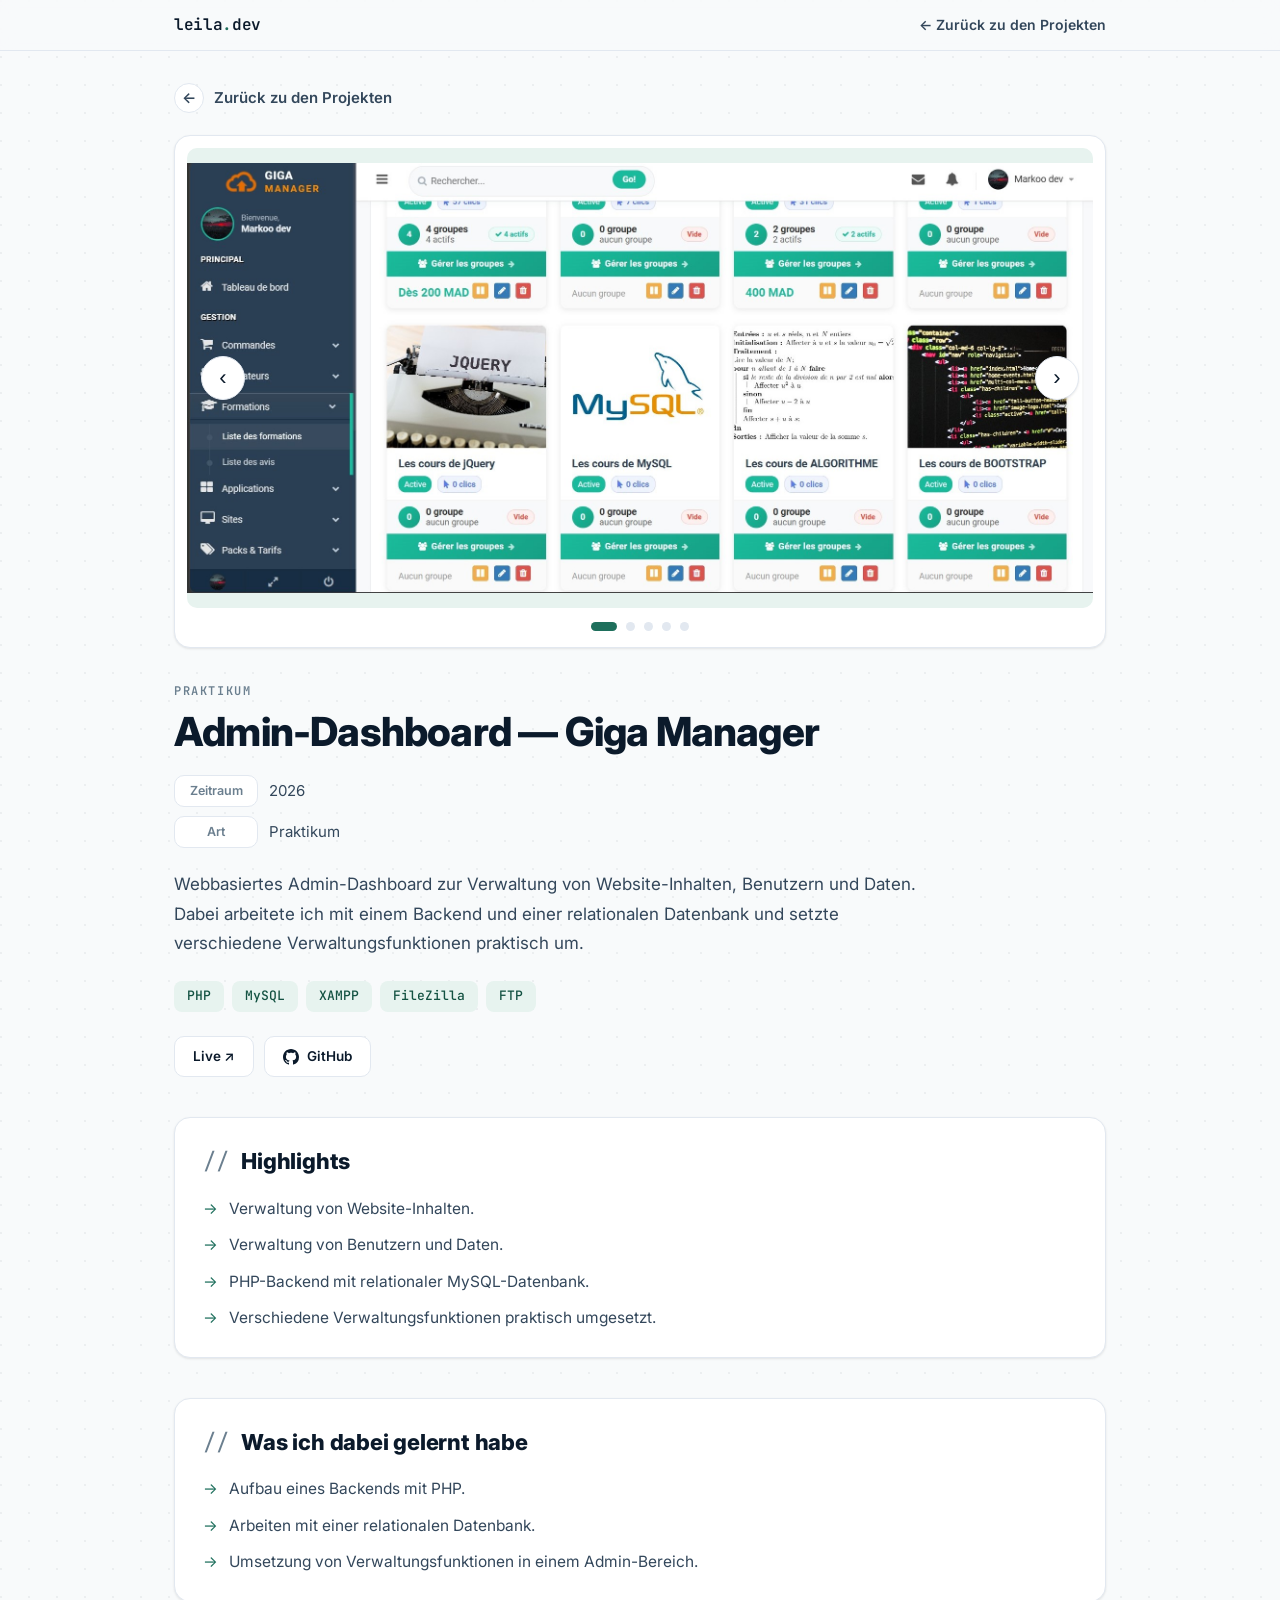
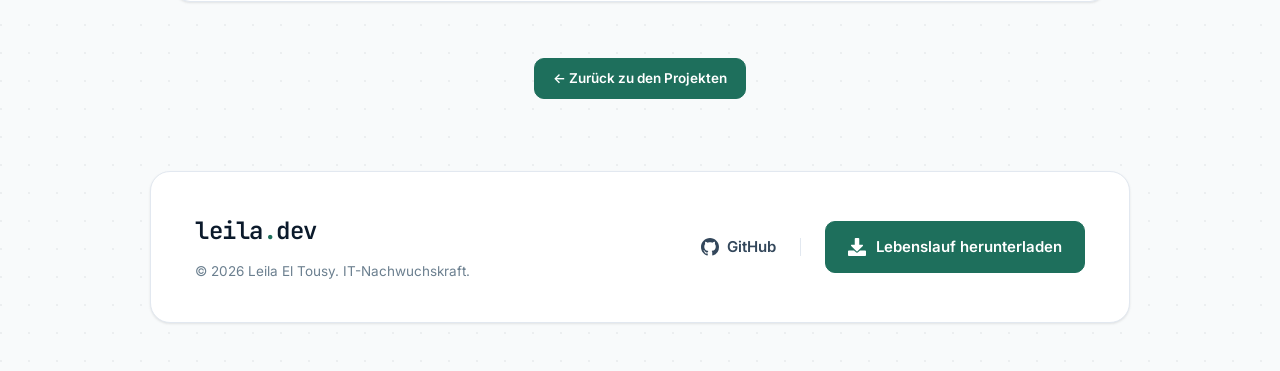
<file: projects/giga-manager.html>
<!DOCTYPE html>
<html lang="de">
<head>
    <meta charset="UTF-8" />
    <meta name="viewport" content="width=device-width, initial-scale=1.0" />
    <title>Admin-Dashboard — Giga Manager — Leila El Tousy</title>
    <meta name="description" content="Admin-Dashboard — Giga Manager — Projektdetails von Leila El Tousy." />
    <link rel="preconnect" href="https://fonts.googleapis.com">
    <link rel="preconnect" href="https://fonts.gstatic.com" crossorigin>
    <link href="https://fonts.googleapis.com/css2?family=Inter:opsz,wght@14..32,400;14..32,500;14..32,600;14..32,700;14..32,800&family=JetBrains+Mono:wght@400;500;600;700&display=swap" rel="stylesheet">
    <link rel="stylesheet" href="detail.css">
</head>
<body>

    <nav class="topnav">
        <div class="topnav-inner">
            <a class="brand" href="../index.html">leila<span class="dot">.</span>dev</a>
            <a class="nav-back" href="../index.html#projects">← Zurück zu den Projekten</a>
        </div>
    </nav>

    <main class="detail">
        <a class="back" href="../index.html#projects"><span>←</span>Zurück zu den Projekten</a>

        <!-- ===== GALERIE =====
             Eigene Fotos hinzufügen: Datei in images/projects/giga-manager/ legen (2.png, 3.png, 4.png, 5.png).
             Für mehr als 5 Bilder: eine <figure>-Zeile kopieren und die Nummer ändern.
             Fehlende Bilder werden automatisch ausgeblendet. -->
        <section class="gallery" aria-label="Projektbilder">
            <div class="gallery-viewport">
                <div class="gallery-track">
                    <figure class="slide"><img src="../images/projects/giga-manager/2.jpg" alt="Admin-Dashboard — Giga Manager – Bild 2"></figure>
                    <figure class="slide"><img src="../images/projects/giga-manager/3.jpg" alt="Admin-Dashboard — Giga Manager – Bild 3"></figure>
                    <figure class="slide"><img src="../images/projects/giga-manager/4.jpg" alt="Admin-Dashboard — Giga Manager – Bild 4"></figure>
                    <figure class="slide"><img src="../images/projects/giga-manager/5.jpg" alt="Admin-Dashboard — Giga Manager – Bild 5"></figure>
                    <figure class="slide"><img src="../images/projects/giga-manager/6.jpg" alt="Admin-Dashboard — Giga Manager – Bild 6"></figure>
                </div>
                <button class="gallery-btn prev" aria-label="Vorheriges Bild">‹</button>
                <button class="gallery-btn next" aria-label="Nächstes Bild">›</button>
            </div>
            <div class="gallery-dots"></div>
        </section>

        <!-- ===== KOPF ===== -->
        <div class="head">
            <p class="type">Praktikum</p>
            <h1>Admin-Dashboard — Giga Manager</h1>
            <div class="facts">
                <div class="fact"><span class="fact-label">Zeitraum</span><span class="fact-value">2026</span></div>
                <div class="fact"><span class="fact-label">Art</span><span class="fact-value">Praktikum</span></div>
            </div>
            <p class="lead">Webbasiertes Admin-Dashboard zur Verwaltung von Website-Inhalten, Benutzern und Daten. Dabei arbeitete ich mit einem Backend und einer relationalen Datenbank und setzte verschiedene Verwaltungsfunktionen praktisch um.</p>
            <div class="chips"><span class="chip">PHP</span><span class="chip">MySQL</span><span class="chip">XAMPP</span><span class="chip">FileZilla</span><span class="chip">FTP</span></div>
            <div class="actions">
                <a class="project-btn" href="https://www.gigamanager.com/v1/" target="_blank" rel="noopener">Live ↗</a>
                <a class="project-btn" href="https://github.com/El-Tousy/Admin-dashboard-project-internship-Giga-Manager-overview-screenshots-only" target="_blank" rel="noopener"><svg viewBox="0 0 16 16" aria-hidden="true"><path d="M8 0C3.58 0 0 3.58 0 8c0 3.54 2.29 6.53 5.47 7.59.4.07.55-.17.55-.38 0-.19-.01-.82-.01-1.49-2.01.37-2.53-.49-2.69-.94-.09-.23-.48-.94-.82-1.13-.28-.15-.68-.52-.01-.53.63-.01 1.08.58 1.23.82.72 1.21 1.87.87 2.33.66.07-.52.28-.87.51-1.07-1.78-.2-3.64-.89-3.64-3.95 0-.87.31-1.59.82-2.15-.08-.2-.36-1.02.08-2.12 0 0 .67-.21 2.2.82.64-.18 1.32-.27 2-.27.68 0 1.36.09 2 .27 1.53-1.04 2.2-.82 2.2-.82.44 1.1.16 1.92.08 2.12.51.56.82 1.27.82 2.15 0 3.07-1.87 3.75-3.65 3.95.29.25.54.73.54 1.48 0 1.07-.01 1.93-.01 2.2 0 .21.15.46.55.38A8.013 8.013 0 0016 8c0-4.42-3.58-8-8-8z"/></svg>GitHub</a>
            </div>
        </div>

        <!-- ===== HIGHLIGHTS ===== -->
        <section class="card">
            <h2>Highlights</h2>
            <ul><li>Verwaltung von Website-Inhalten.</li><li>Verwaltung von Benutzern und Daten.</li><li>PHP-Backend mit relationaler MySQL-Datenbank.</li><li>Verschiedene Verwaltungsfunktionen praktisch umgesetzt.</li></ul>
        </section>

        <!-- ===== GELERNT ===== -->
        <section class="card">
            <h2>Was ich dabei gelernt habe</h2>
            <ul><li>Aufbau eines Backends mit PHP.</li><li>Arbeiten mit einer relationalen Datenbank.</li><li>Umsetzung von Verwaltungsfunktionen in einem Admin-Bereich.</li></ul>
        </section>

        <div class="bottom">
            <a class="project-btn detail" href="../index.html#projects">← Zurück zu den Projekten</a>
        </div>
    </main>

    <footer class="site-footer">
        <div class="footer-card">
            <div class="footer-brand">
                <a class="brand" href="../index.html">leila<span class="dot">.</span>dev</a>
                <span class="footer-copy">© 2026 Leila El Tousy. IT-Nachwuchskraft.</span>
            </div>
            <div class="footer-actions">
                <a class="footer-github" href="https://github.com/El-Tousy/admin-dashboard" target="_blank" rel="noopener"><svg viewBox="0 0 16 16" aria-hidden="true"><path d="M8 0C3.58 0 0 3.58 0 8c0 3.54 2.29 6.53 5.47 7.59.4.07.55-.17.55-.38 0-.19-.01-.82-.01-1.49-2.01.37-2.53-.49-2.69-.94-.09-.23-.48-.94-.82-1.13-.28-.15-.68-.52-.01-.53.63-.01 1.08.58 1.23.82.72 1.21 1.87.87 2.33.66.07-.52.28-.87.51-1.07-1.78-.2-3.64-.89-3.64-3.95 0-.87.31-1.59.82-2.15-.08-.2-.36-1.02.08-2.12 0 0 .67-.21 2.2.82.64-.18 1.32-.27 2-.27.68 0 1.36.09 2 .27 1.53-1.04 2.2-.82 2.2-.82.44 1.1.16 1.92.08 2.12.51.56.82 1.27.82 2.15 0 3.07-1.87 3.75-3.65 3.95.29.25.54.73.54 1.48 0 1.07-.01 1.93-.01 2.2 0 .21.15.46.55.38A8.013 8.013 0 0016 8c0-4.42-3.58-8-8-8z"/></svg>GitHub</a>
                <div class="footer-divider"></div>
                <!-- Lebenslauf-PDF in den Ordner assets/ legen (Dateiname hier anpassen) -->
                <a class="footer-cv" href="../assets/Lebenslauf_Leila_El_Tousy.pdf" download><svg viewBox="0 0 512 512" aria-hidden="true"><path d="M216 0h80c13.3 0 24 10.7 24 24v168h87.7c17.8 0 26.7 21.5 14.1 34.1L269.7 378.3c-7.5 7.5-19.8 7.5-27.3 0L90.1 226.1c-12.6-12.6-3.7-34.1 14.1-34.1H192V24c0-13.3 10.7-24 24-24zm296 376v112c0 13.3-10.7 24-24 24H24c-13.3 0-24-10.7-24-24V376c0-13.3 10.7-24 24-24h146.7l49 49c20.1 20.1 52.5 20.1 72.6 0l49-49H488c13.3 0 24 10.7 24 24z"/></svg>Lebenslauf herunterladen</a>
            </div>
        </div>
    </footer>

    <script src="detail.js"></script>
</body>
</html>
</file>
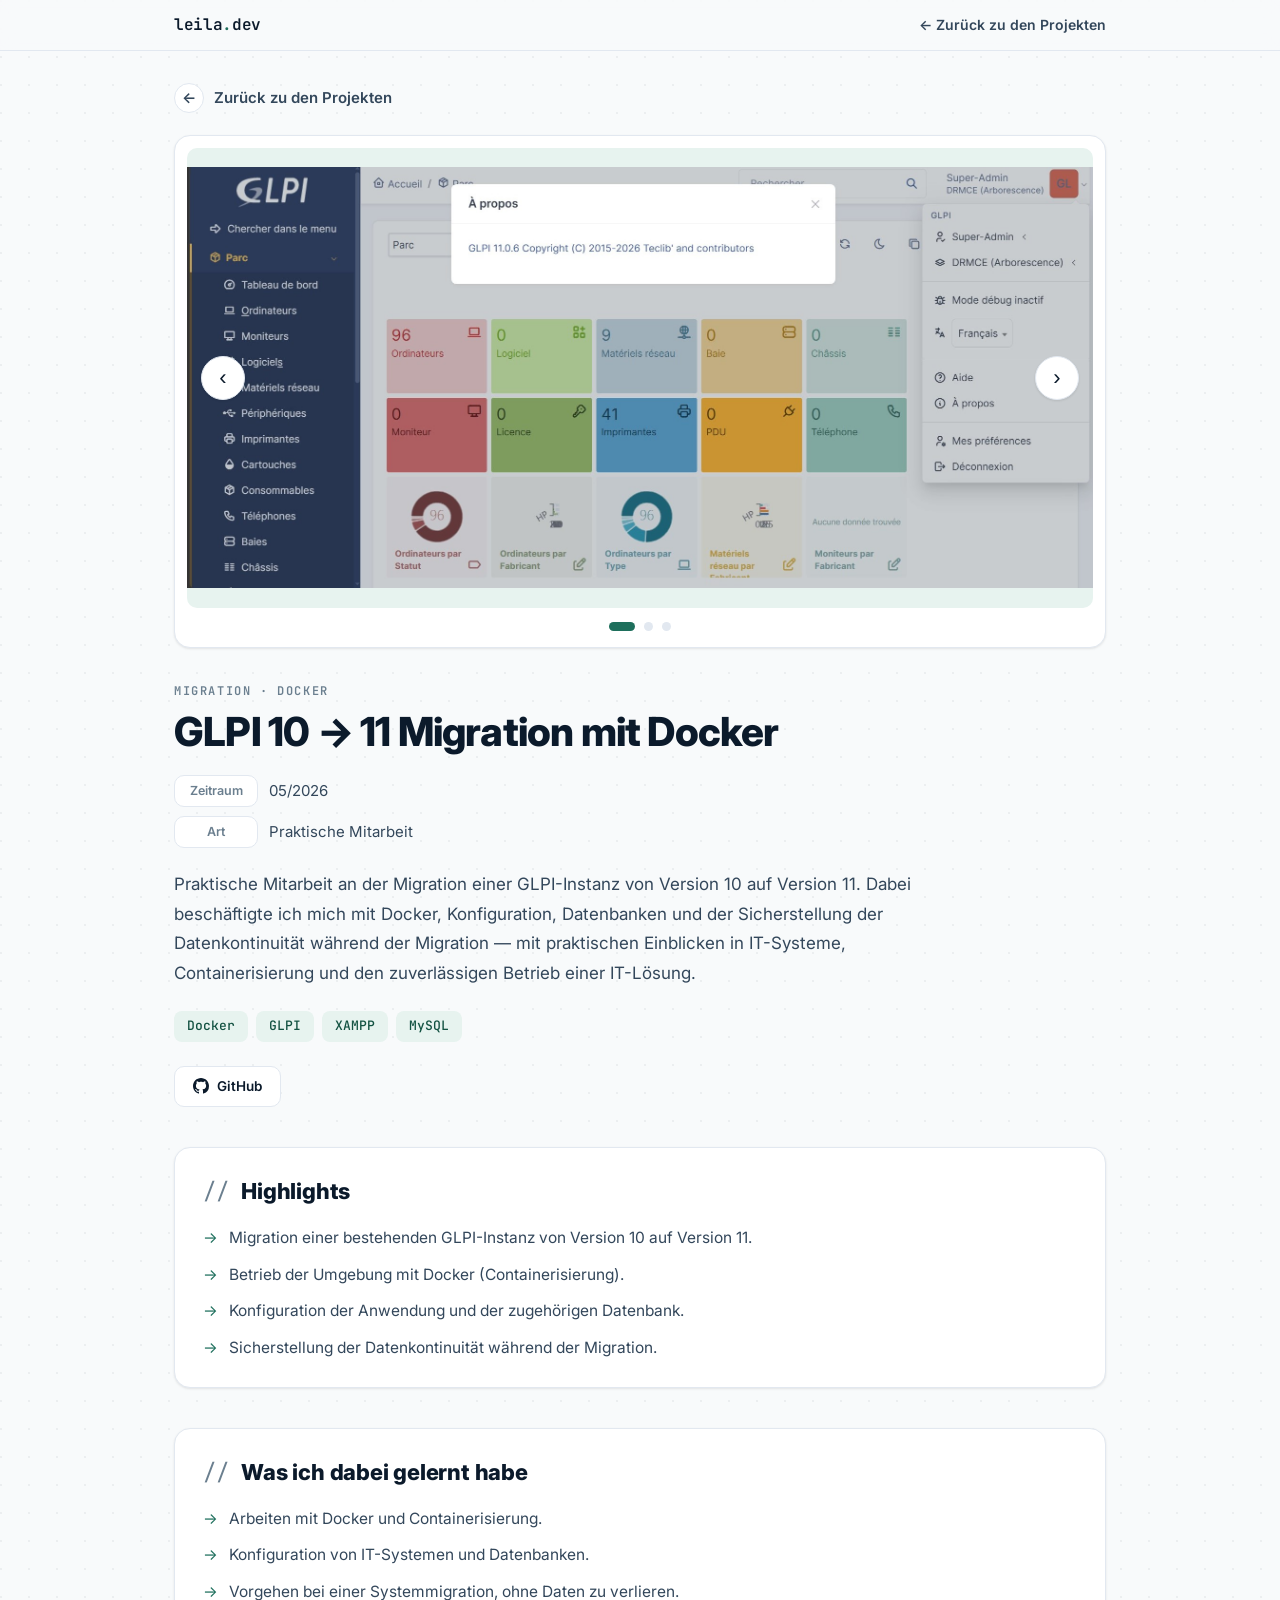
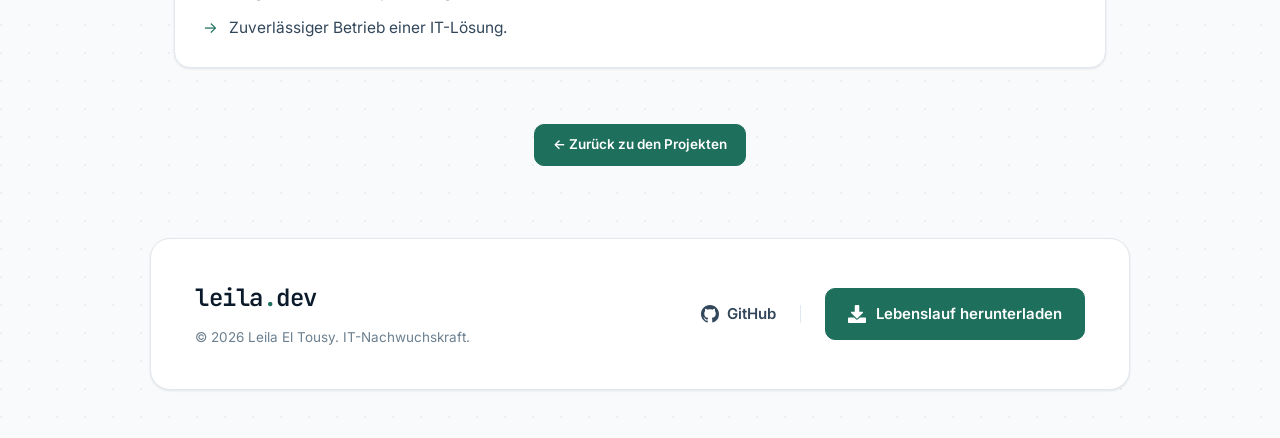
<file: projects/glpi.html>
<!DOCTYPE html>
<html lang="de">
<head>
    <meta charset="UTF-8" />
    <meta name="viewport" content="width=device-width, initial-scale=1.0" />
    <title>GLPI 10 → 11 Migration mit Docker — Leila El Tousy</title>
    <meta name="description" content="GLPI 10 → 11 Migration mit Docker — Projektdetails von Leila El Tousy." />
    <link rel="preconnect" href="https://fonts.googleapis.com">
    <link rel="preconnect" href="https://fonts.gstatic.com" crossorigin>
    <link href="https://fonts.googleapis.com/css2?family=Inter:opsz,wght@14..32,400;14..32,500;14..32,600;14..32,700;14..32,800&family=JetBrains+Mono:wght@400;500;600;700&display=swap" rel="stylesheet">
    <link rel="stylesheet" href="detail.css">
</head>
<body>

    <nav class="topnav">
        <div class="topnav-inner">
            <a class="brand" href="../index.html">leila<span class="dot">.</span>dev</a>
            <a class="nav-back" href="../index.html#projects">← Zurück zu den Projekten</a>
        </div>
    </nav>

    <main class="detail">
        <a class="back" href="../index.html#projects"><span>←</span>Zurück zu den Projekten</a>
        <section class="gallery" aria-label="Projektbilder">
            <div class="gallery-viewport">
                <div class="gallery-track">
                    <figure class="slide"><img src="../images/projects/glpi/2.jpg" alt="GLPI 10 → 11 Migration mit Docker – Bild 2"></figure>
                    <figure class="slide"><img src="../images/projects/glpi/3.jpg" alt="GLPI 10 → 11 Migration mit Docker – Bild 3"></figure>
                    <figure class="slide"><img src="../images/projects/glpi/4.jpg" alt="GLPI 10 → 11 Migration mit Docker – Bild 4"></figure>
                </div>
                <button class="gallery-btn prev" aria-label="Vorheriges Bild">‹</button>
                <button class="gallery-btn next" aria-label="Nächstes Bild">›</button>
            </div>
            <div class="gallery-dots"></div>
        </section>

        <!-- ===== KOPF ===== -->
        <div class="head">
            <p class="type">Migration · Docker</p>
            <h1>GLPI 10 → 11 Migration mit Docker</h1>
            <div class="facts">
                <div class="fact"><span class="fact-label">Zeitraum</span><span class="fact-value">05/2026</span></div>
                <div class="fact"><span class="fact-label">Art</span><span class="fact-value">Praktische Mitarbeit</span></div>
            </div>
            <p class="lead">Praktische Mitarbeit an der Migration einer GLPI-Instanz von Version 10 auf Version 11. Dabei beschäftigte ich mich mit Docker, Konfiguration, Datenbanken und der Sicherstellung der Datenkontinuität während der Migration — mit praktischen Einblicken in IT-Systeme, Containerisierung und den zuverlässigen Betrieb einer IT-Lösung.</p>
            <div class="chips"><span class="chip">Docker</span><span class="chip">GLPI</span><span class="chip">XAMPP</span><span class="chip">MySQL</span></div>
            <div class="actions">
                <a class="project-btn" href="https://github.com/El-Tousy/glpi-10-to-11-docker-migration" target="_blank" rel="noopener"><svg viewBox="0 0 16 16" aria-hidden="true"><path d="M8 0C3.58 0 0 3.58 0 8c0 3.54 2.29 6.53 5.47 7.59.4.07.55-.17.55-.38 0-.19-.01-.82-.01-1.49-2.01.37-2.53-.49-2.69-.94-.09-.23-.48-.94-.82-1.13-.28-.15-.68-.52-.01-.53.63-.01 1.08.58 1.23.82.72 1.21 1.87.87 2.33.66.07-.52.28-.87.51-1.07-1.78-.2-3.64-.89-3.64-3.95 0-.87.31-1.59.82-2.15-.08-.2-.36-1.02.08-2.12 0 0 .67-.21 2.2.82.64-.18 1.32-.27 2-.27.68 0 1.36.09 2 .27 1.53-1.04 2.2-.82 2.2-.82.44 1.1.16 1.92.08 2.12.51.56.82 1.27.82 2.15 0 3.07-1.87 3.75-3.65 3.95.29.25.54.73.54 1.48 0 1.07-.01 1.93-.01 2.2 0 .21.15.46.55.38A8.013 8.013 0 0016 8c0-4.42-3.58-8-8-8z"/></svg>GitHub</a>
            </div>
        </div>

        <!-- ===== HIGHLIGHTS ===== -->
        <section class="card">
            <h2>Highlights</h2>
            <ul><li>Migration einer bestehenden GLPI-Instanz von Version 10 auf Version 11.</li><li>Betrieb der Umgebung mit Docker (Containerisierung).</li><li>Konfiguration der Anwendung und der zugehörigen Datenbank.</li><li>Sicherstellung der Datenkontinuität während der Migration.</li></ul>
        </section>

        <!-- ===== GELERNT ===== -->
        <section class="card">
            <h2>Was ich dabei gelernt habe</h2>
            <ul><li>Arbeiten mit Docker und Containerisierung.</li><li>Konfiguration von IT-Systemen und Datenbanken.</li><li>Vorgehen bei einer Systemmigration, ohne Daten zu verlieren.</li><li>Zuverlässiger Betrieb einer IT-Lösung.</li></ul>
        </section>

        <div class="bottom">
            <a class="project-btn detail" href="../index.html#projects">← Zurück zu den Projekten</a>
        </div>
    </main>

    <footer class="site-footer">
        <div class="footer-card">
            <div class="footer-brand">
                <a class="brand" href="../index.html">leila<span class="dot">.</span>dev</a>
                <span class="footer-copy">© 2026 Leila El Tousy. IT-Nachwuchskraft.</span>
            </div>
            <div class="footer-actions">
                <a class="footer-github" href="https://github.com/El-Tousy/glpi-docker-migration" target="_blank" rel="noopener"><svg viewBox="0 0 16 16" aria-hidden="true"><path d="M8 0C3.58 0 0 3.58 0 8c0 3.54 2.29 6.53 5.47 7.59.4.07.55-.17.55-.38 0-.19-.01-.82-.01-1.49-2.01.37-2.53-.49-2.69-.94-.09-.23-.48-.94-.82-1.13-.28-.15-.68-.52-.01-.53.63-.01 1.08.58 1.23.82.72 1.21 1.87.87 2.33.66.07-.52.28-.87.51-1.07-1.78-.2-3.64-.89-3.64-3.95 0-.87.31-1.59.82-2.15-.08-.2-.36-1.02.08-2.12 0 0 .67-.21 2.2.82.64-.18 1.32-.27 2-.27.68 0 1.36.09 2 .27 1.53-1.04 2.2-.82 2.2-.82.44 1.1.16 1.92.08 2.12.51.56.82 1.27.82 2.15 0 3.07-1.87 3.75-3.65 3.95.29.25.54.73.54 1.48 0 1.07-.01 1.93-.01 2.2 0 .21.15.46.55.38A8.013 8.013 0 0016 8c0-4.42-3.58-8-8-8z"/></svg>GitHub</a>
                <div class="footer-divider"></div>
                <!-- Lebenslauf-PDF in den Ordner assets/ legen (Dateiname hier anpassen) -->
                <a class="footer-cv" href="../assets/Lebenslauf_Leila_El_Tousy.pdf" download><svg viewBox="0 0 512 512" aria-hidden="true"><path d="M216 0h80c13.3 0 24 10.7 24 24v168h87.7c17.8 0 26.7 21.5 14.1 34.1L269.7 378.3c-7.5 7.5-19.8 7.5-27.3 0L90.1 226.1c-12.6-12.6-3.7-34.1 14.1-34.1H192V24c0-13.3 10.7-24 24-24zm296 376v112c0 13.3-10.7 24-24 24H24c-13.3 0-24-10.7-24-24V376c0-13.3 10.7-24 24-24h146.7l49 49c20.1 20.1 52.5 20.1 72.6 0l49-49H488c13.3 0 24 10.7 24 24z"/></svg>Lebenslauf herunterladen</a>
            </div>
        </div>
    </footer>

    <script src="detail.js"></script>
</body>
</html>
</file>
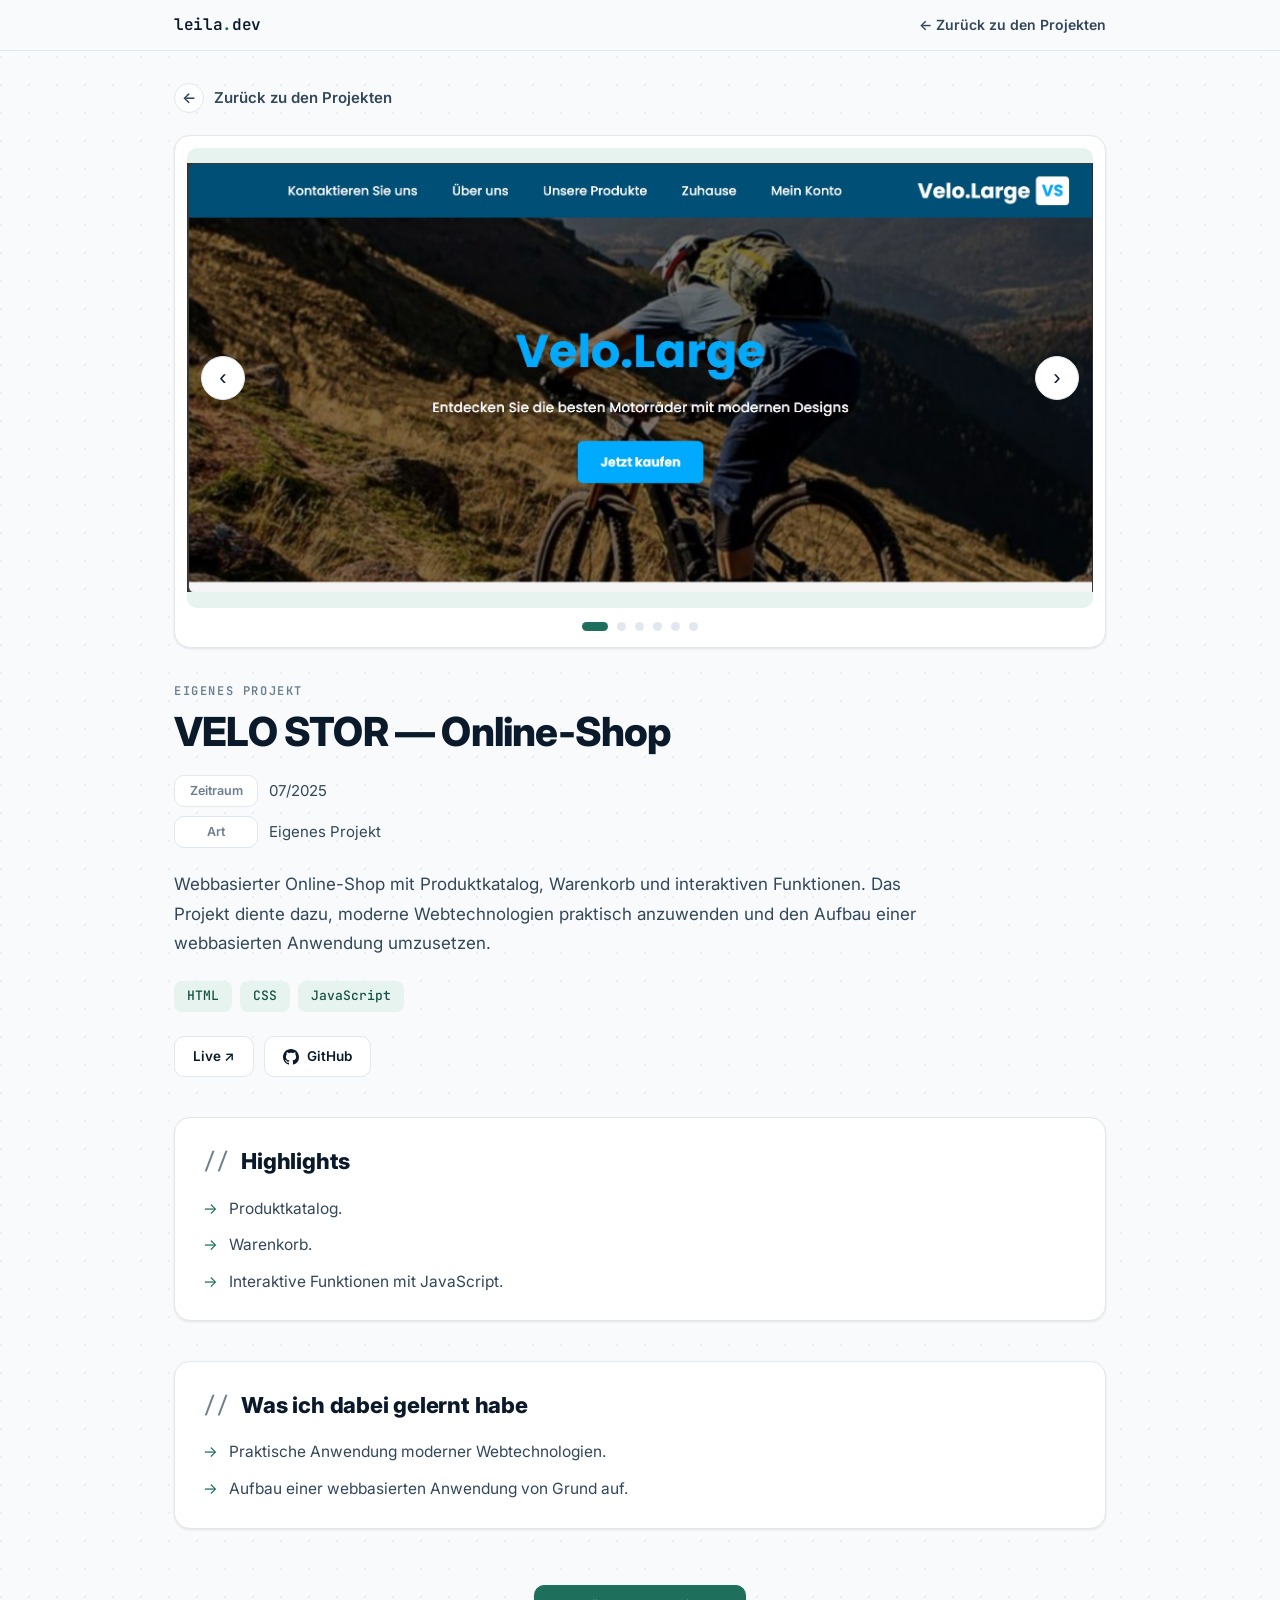
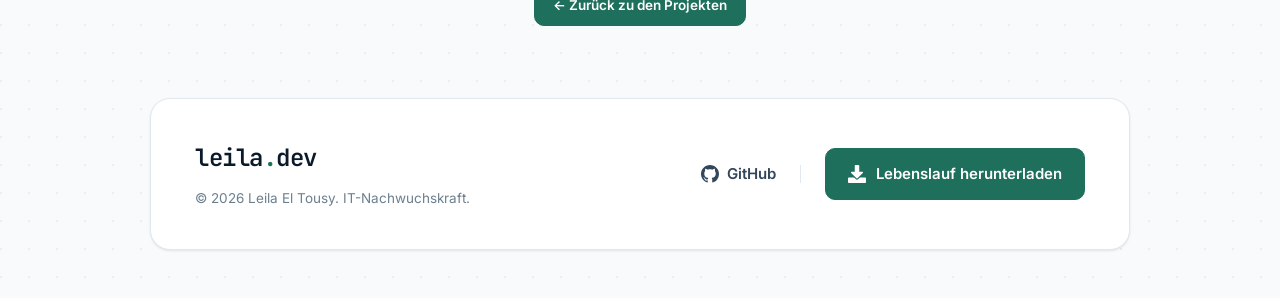
<file: projects/velo-stor.html>
<!DOCTYPE html>
<html lang="de">
<head>
    <meta charset="UTF-8" />
    <meta name="viewport" content="width=device-width, initial-scale=1.0" />
    <title>VELO STOR — Online-Shop — Leila El Tousy</title>
    <meta name="description" content="VELO STOR — Online-Shop — Projektdetails von Leila El Tousy." />
    <link rel="preconnect" href="https://fonts.googleapis.com">
    <link rel="preconnect" href="https://fonts.gstatic.com" crossorigin>
    <link href="https://fonts.googleapis.com/css2?family=Inter:opsz,wght@14..32,400;14..32,500;14..32,600;14..32,700;14..32,800&family=JetBrains+Mono:wght@400;500;600;700&display=swap" rel="stylesheet">
    <link rel="stylesheet" href="detail.css">
</head>
<body>

    <nav class="topnav">
        <div class="topnav-inner">
            <a class="brand" href="../index.html">leila<span class="dot">.</span>dev</a>
            <a class="nav-back" href="../index.html">← Zurück zu den Projekten</a>
        </div>
    </nav>

    <main class="detail">
        <a class="back" href="../index.html"><span>←</span>Zurück zu den Projekten</a>

        <section class="gallery" aria-label="Projektbilder">
            <div class="gallery-viewport">
                <div class="gallery-track">
                    <figure class="slide"><img src="../images/projects/velo-stor/2.jpg" alt="VELO STOR — Online-Shop – Bild 2"></figure>
                    <figure class="slide"><img src="../images/projects/velo-stor/3.jpg" alt="VELO STOR — Online-Shop – Bild 3"></figure>
                    <figure class="slide"><img src="../images/projects/velo-stor/4.jpg" alt="VELO STOR — Online-Shop – Bild 4"></figure>
                    <figure class="slide"><img src="../images/projects/velo-stor/5.jpg" alt="VELO STOR — Online-Shop – Bild 5"></figure>
                    <figure class="slide"><img src="../images/projects/velo-stor/6.jpg" alt="VELO STOR — Online-Shop – Bild 6"></figure>
                    <figure class="slide"><img src="../images/projects/velo-stor/7.jpg" alt="VELO STOR — Online-Shop – Bild 7"></figure>
                </div>
                <button class="gallery-btn prev" aria-label="Vorheriges Bild">‹</button>
                <button class="gallery-btn next" aria-label="Nächstes Bild">›</button>
            </div>
            <div class="gallery-dots"></div>
        </section>

        <!-- ===== KOPF ===== -->
        <div class="head">
            <p class="type">Eigenes Projekt</p>
            <h1>VELO STOR — Online-Shop</h1>
            <div class="facts">
                <div class="fact"><span class="fact-label">Zeitraum</span><span class="fact-value">07/2025</span></div>
                <div class="fact"><span class="fact-label">Art</span><span class="fact-value">Eigenes Projekt</span></div>
            </div>
            <p class="lead">Webbasierter Online-Shop mit Produktkatalog, Warenkorb und interaktiven Funktionen. Das Projekt diente dazu, moderne Webtechnologien praktisch anzuwenden und den Aufbau einer webbasierten Anwendung umzusetzen.</p>
            <div class="chips"><span class="chip">HTML</span><span class="chip">CSS</span><span class="chip">JavaScript</span></div>
            <div class="actions">
                <a class="project-btn" href="https://velo-stor.netlify.app/" target="_blank" rel="noopener">Live ↗</a>
                <a class="project-btn" href="https://github.com/El-Tousy/VELO-STOR-Online-Store" target="_blank" rel="noopener"><svg viewBox="0 0 16 16" aria-hidden="true"><path d="M8 0C3.58 0 0 3.58 0 8c0 3.54 2.29 6.53 5.47 7.59.4.07.55-.17.55-.38 0-.19-.01-.82-.01-1.49-2.01.37-2.53-.49-2.69-.94-.09-.23-.48-.94-.82-1.13-.28-.15-.68-.52-.01-.53.63-.01 1.08.58 1.23.82.72 1.21 1.87.87 2.33.66.07-.52.28-.87.51-1.07-1.78-.2-3.64-.89-3.64-3.95 0-.87.31-1.59.82-2.15-.08-.2-.36-1.02.08-2.12 0 0 .67-.21 2.2.82.64-.18 1.32-.27 2-.27.68 0 1.36.09 2 .27 1.53-1.04 2.2-.82 2.2-.82.44 1.1.16 1.92.08 2.12.51.56.82 1.27.82 2.15 0 3.07-1.87 3.75-3.65 3.95.29.25.54.73.54 1.48 0 1.07-.01 1.93-.01 2.2 0 .21.15.46.55.38A8.013 8.013 0 0016 8c0-4.42-3.58-8-8-8z"/></svg>GitHub</a>
            </div>
        </div>

        <!-- ===== HIGHLIGHTS ===== -->
        <section class="card">
            <h2>Highlights</h2>
            <ul><li>Produktkatalog.</li><li>Warenkorb.</li><li>Interaktive Funktionen mit JavaScript.</li></ul>
        </section>

        <!-- ===== GELERNT ===== -->
        <section class="card">
            <h2>Was ich dabei gelernt habe</h2>
            <ul><li>Praktische Anwendung moderner Webtechnologien.</li><li>Aufbau einer webbasierten Anwendung von Grund auf.</li></ul>
        </section>

        <div class="bottom">
            <a class="project-btn detail" href="../index.html">← Zurück zu den Projekten</a>
        </div>
    </main>

    <footer class="site-footer">
        <div class="footer-card">
            <div class="footer-brand">
                <a class="brand" href="../index.html">leila<span class="dot">.</span>dev</a>
                <span class="footer-copy">© 2026 Leila El Tousy. IT-Nachwuchskraft.</span>
            </div>
            <div class="footer-actions">
                <a class="footer-github" href="https://github.com/El-Tousy/velo.Store" target="_blank" rel="noopener"><svg viewBox="0 0 16 16" aria-hidden="true"><path d="M8 0C3.58 0 0 3.58 0 8c0 3.54 2.29 6.53 5.47 7.59.4.07.55-.17.55-.38 0-.19-.01-.82-.01-1.49-2.01.37-2.53-.49-2.69-.94-.09-.23-.48-.94-.82-1.13-.28-.15-.68-.52-.01-.53.63-.01 1.08.58 1.23.82.72 1.21 1.87.87 2.33.66.07-.52.28-.87.51-1.07-1.78-.2-3.64-.89-3.64-3.95 0-.87.31-1.59.82-2.15-.08-.2-.36-1.02.08-2.12 0 0 .67-.21 2.2.82.64-.18 1.32-.27 2-.27.68 0 1.36.09 2 .27 1.53-1.04 2.2-.82 2.2-.82.44 1.1.16 1.92.08 2.12.51.56.82 1.27.82 2.15 0 3.07-1.87 3.75-3.65 3.95.29.25.54.73.54 1.48 0 1.07-.01 1.93-.01 2.2 0 .21.15.46.55.38A8.013 8.013 0 0016 8c0-4.42-3.58-8-8-8z"/></svg>GitHub</a>
                <div class="footer-divider"></div>
                <!-- Lebenslauf-PDF in den Ordner assets/ legen (Dateiname hier anpassen) -->
                <a class="footer-cv" href="../assets/Lebenslauf_Leila_El_Tousy.pdf" download><svg viewBox="0 0 512 512" aria-hidden="true"><path d="M216 0h80c13.3 0 24 10.7 24 24v168h87.7c17.8 0 26.7 21.5 14.1 34.1L269.7 378.3c-7.5 7.5-19.8 7.5-27.3 0L90.1 226.1c-12.6-12.6-3.7-34.1 14.1-34.1H192V24c0-13.3 10.7-24 24-24zm296 376v112c0 13.3-10.7 24-24 24H24c-13.3 0-24-10.7-24-24V376c0-13.3 10.7-24 24-24h146.7l49 49c20.1 20.1 52.5 20.1 72.6 0l49-49H488c13.3 0 24 10.7 24 24z"/></svg>Lebenslauf herunterladen</a>
            </div>
        </div>
    </footer>

    <script src="detail.js"></script>
</body>
</html>
</file>
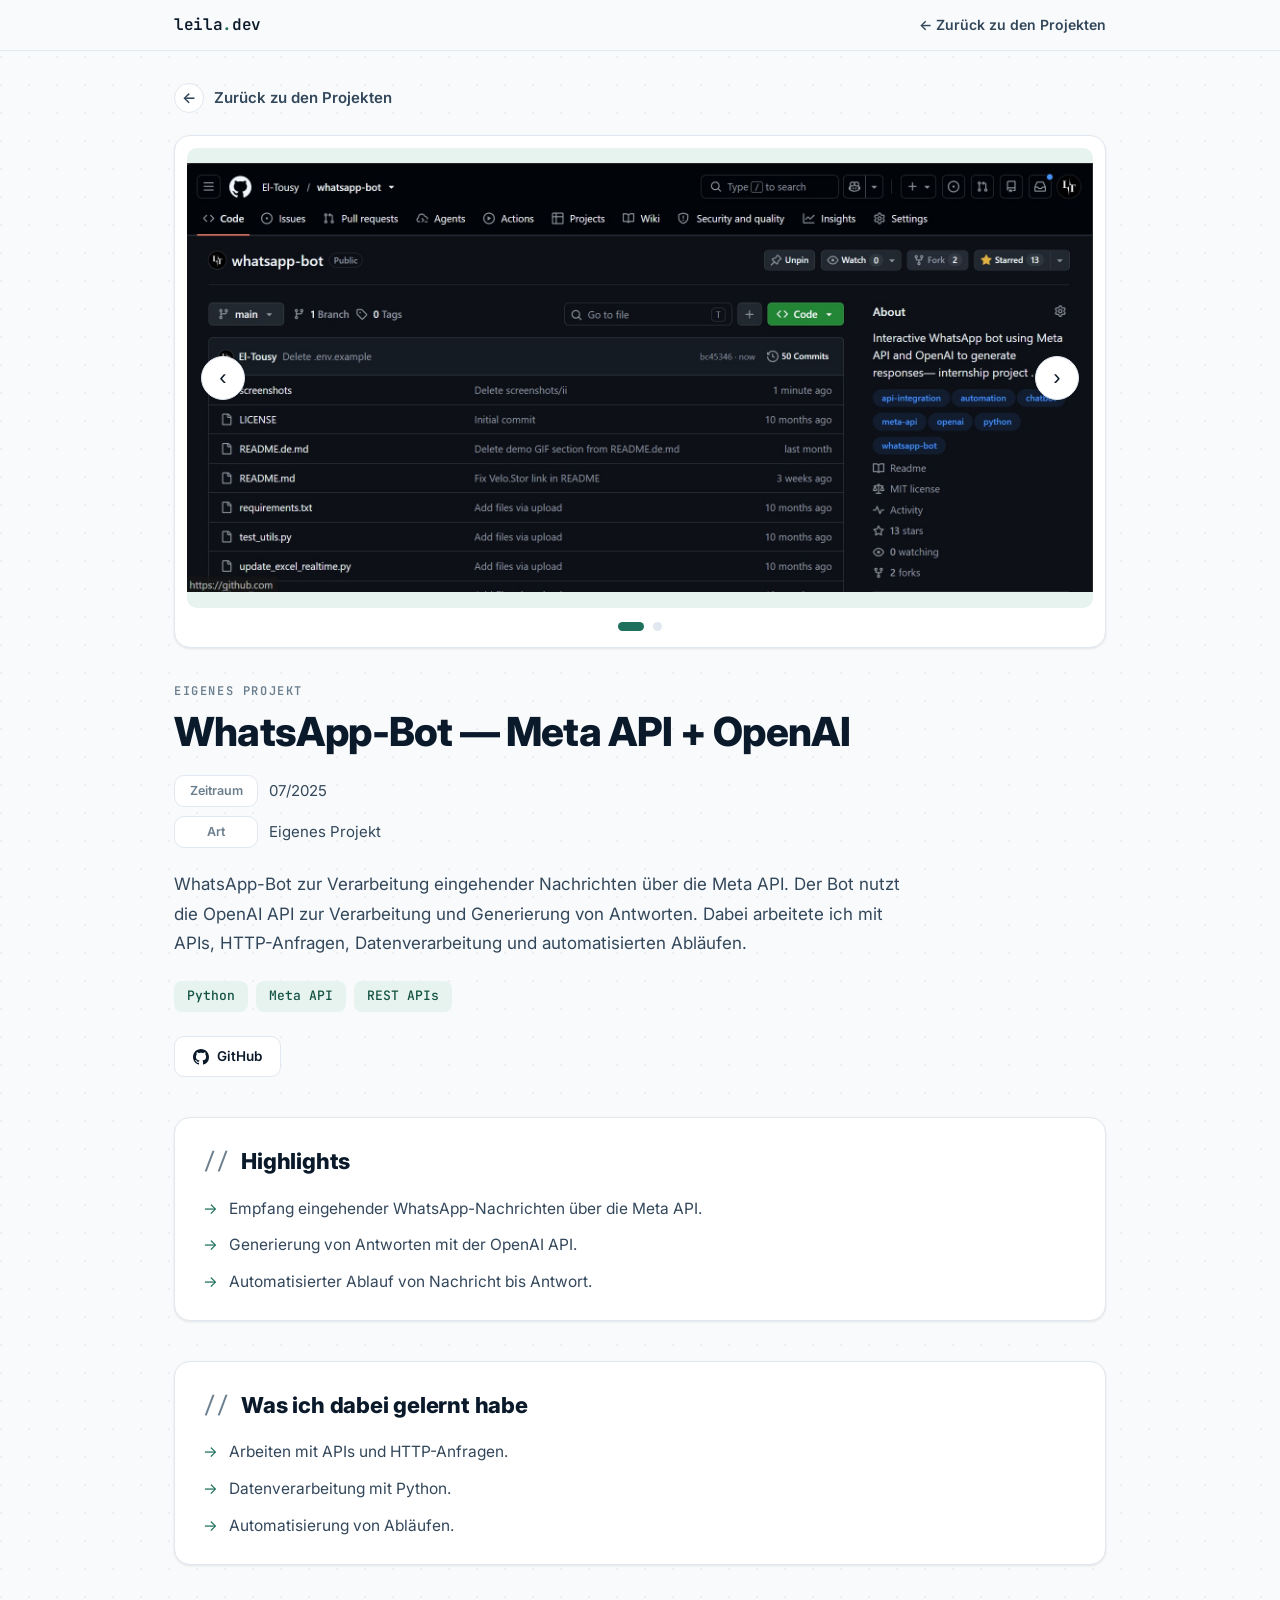
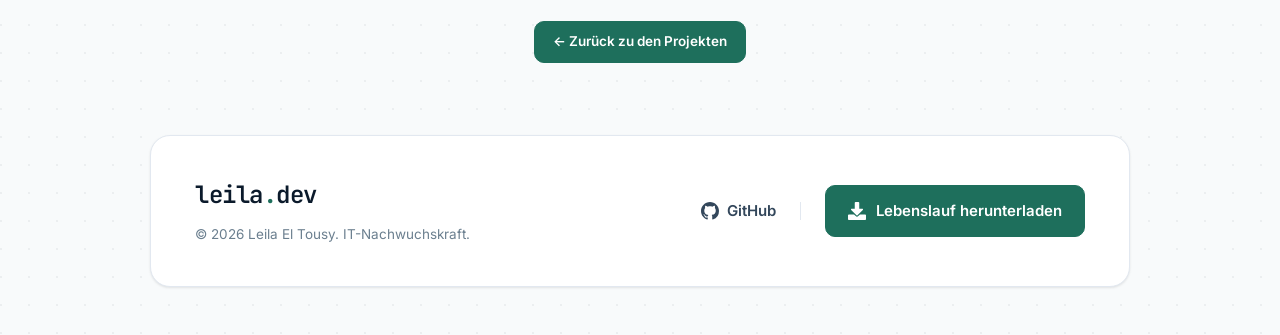
<file: projects/whatsapp-bot.html>
<!DOCTYPE html>
<html lang="de">
<head>
    <meta charset="UTF-8" />
    <meta name="viewport" content="width=device-width, initial-scale=1.0" />
    <title>WhatsApp-Bot — Meta API + OpenAI — Leila El Tousy</title>
    <meta name="description" content="WhatsApp-Bot — Meta API + OpenAI — Projektdetails von Leila El Tousy." />
    <link rel="preconnect" href="https://fonts.googleapis.com">
    <link rel="preconnect" href="https://fonts.gstatic.com" crossorigin>
    <link href="https://fonts.googleapis.com/css2?family=Inter:opsz,wght@14..32,400;14..32,500;14..32,600;14..32,700;14..32,800&family=JetBrains+Mono:wght@400;500;600;700&display=swap" rel="stylesheet">
    <link rel="stylesheet" href="detail.css">
</head>
<body>

    <nav class="topnav">
        <div class="topnav-inner">
            <a class="brand" href="../index.html">leila<span class="dot">.</span>dev</a>
            <a class="nav-back" href="../index.html#projects">← Zurück zu den Projekten</a>
        </div>
    </nav>

    <main class="detail">
        <a class="back" href="../index.html#projects"><span>←</span>Zurück zu den Projekten</a>

        <section class="gallery" aria-label="Projektbilder">
            <div class="gallery-viewport">
                <div class="gallery-track">
                    <figure class="slide"><img src="../images/projects/whatsapp-bot/2.jpg" alt="WhatsApp-Bot — Meta API + OpenAI – Bild 2"></figure>
                    <figure class="slide"><img src="../images/projects/whatsapp-bot/3.jpg" alt="WhatsApp-Bot — Meta API + OpenAI – Bild 3"></figure>
                </div>
                <button class="gallery-btn prev" aria-label="Vorheriges Bild">‹</button>
                <button class="gallery-btn next" aria-label="Nächstes Bild">›</button>
            </div>
            <div class="gallery-dots"></div>
        </section>

        <!-- ===== KOPF ===== -->
        <div class="head">
            <p class="type">Eigenes Projekt</p>
            <h1>WhatsApp-Bot — Meta API + OpenAI</h1>
            <div class="facts">
                <div class="fact"><span class="fact-label">Zeitraum</span><span class="fact-value">07/2025</span></div>
                <div class="fact"><span class="fact-label">Art</span><span class="fact-value">Eigenes Projekt</span></div>
            </div>
            <p class="lead">WhatsApp-Bot zur Verarbeitung eingehender Nachrichten über die Meta API. Der Bot nutzt die OpenAI API zur Verarbeitung und Generierung von Antworten. Dabei arbeitete ich mit APIs, HTTP-Anfragen, Datenverarbeitung und automatisierten Abläufen.</p>
            <div class="chips"><span class="chip">Python</span><span class="chip">Meta API</span><span class="chip">REST APIs</span></div>
            <div class="actions">
                <a class="project-btn" href="https://github.com/El-Tousy/Meta-API-python-whatsapp-bot" target="_blank" rel="noopener"><svg viewBox="0 0 16 16" aria-hidden="true"><path d="M8 0C3.58 0 0 3.58 0 8c0 3.54 2.29 6.53 5.47 7.59.4.07.55-.17.55-.38 0-.19-.01-.82-.01-1.49-2.01.37-2.53-.49-2.69-.94-.09-.23-.48-.94-.82-1.13-.28-.15-.68-.52-.01-.53.63-.01 1.08.58 1.23.82.72 1.21 1.87.87 2.33.66.07-.52.28-.87.51-1.07-1.78-.2-3.64-.89-3.64-3.95 0-.87.31-1.59.82-2.15-.08-.2-.36-1.02.08-2.12 0 0 .67-.21 2.2.82.64-.18 1.32-.27 2-.27.68 0 1.36.09 2 .27 1.53-1.04 2.2-.82 2.2-.82.44 1.1.16 1.92.08 2.12.51.56.82 1.27.82 2.15 0 3.07-1.87 3.75-3.65 3.95.29.25.54.73.54 1.48 0 1.07-.01 1.93-.01 2.2 0 .21.15.46.55.38A8.013 8.013 0 0016 8c0-4.42-3.58-8-8-8z"/></svg>GitHub</a>
            </div>
        </div>

        <!-- ===== HIGHLIGHTS ===== -->
        <section class="card">
            <h2>Highlights</h2>
            <ul><li>Empfang eingehender WhatsApp-Nachrichten über die Meta API.</li><li>Generierung von Antworten mit der OpenAI API.</li><li>Automatisierter Ablauf von Nachricht bis Antwort.</li></ul>
        </section>

        <!-- ===== GELERNT ===== -->
        <section class="card">
            <h2>Was ich dabei gelernt habe</h2>
            <ul><li>Arbeiten mit APIs und HTTP-Anfragen.</li><li>Datenverarbeitung mit Python.</li><li>Automatisierung von Abläufen.</li></ul>
        </section>

        <div class="bottom">
            <a class="project-btn detail" href="../index.html#projects">← Zurück zu den Projekten</a>
        </div>
    </main>

    <footer class="site-footer">
        <div class="footer-card">
            <div class="footer-brand">
                <a class="brand" href="../index.html">leila<span class="dot">.</span>dev</a>
                <span class="footer-copy">© 2026 Leila El Tousy. IT-Nachwuchskraft.</span>
            </div>
            <div class="footer-actions">
                <a class="footer-github" href="https://github.com/El-Tousy/whatsapp-bot" target="_blank" rel="noopener"><svg viewBox="0 0 16 16" aria-hidden="true"><path d="M8 0C3.58 0 0 3.58 0 8c0 3.54 2.29 6.53 5.47 7.59.4.07.55-.17.55-.38 0-.19-.01-.82-.01-1.49-2.01.37-2.53-.49-2.69-.94-.09-.23-.48-.94-.82-1.13-.28-.15-.68-.52-.01-.53.63-.01 1.08.58 1.23.82.72 1.21 1.87.87 2.33.66.07-.52.28-.87.51-1.07-1.78-.2-3.64-.89-3.64-3.95 0-.87.31-1.59.82-2.15-.08-.2-.36-1.02.08-2.12 0 0 .67-.21 2.2.82.64-.18 1.32-.27 2-.27.68 0 1.36.09 2 .27 1.53-1.04 2.2-.82 2.2-.82.44 1.1.16 1.92.08 2.12.51.56.82 1.27.82 2.15 0 3.07-1.87 3.75-3.65 3.95.29.25.54.73.54 1.48 0 1.07-.01 1.93-.01 2.2 0 .21.15.46.55.38A8.013 8.013 0 0016 8c0-4.42-3.58-8-8-8z"/></svg>GitHub</a>
                <div class="footer-divider"></div>
                <!-- Lebenslauf-PDF in den Ordner assets/ legen (Dateiname hier anpassen) -->
                <a class="footer-cv" href="../assets/Lebenslauf_Leila_El_Tousy.pdf" download><svg viewBox="0 0 512 512" aria-hidden="true"><path d="M216 0h80c13.3 0 24 10.7 24 24v168h87.7c17.8 0 26.7 21.5 14.1 34.1L269.7 378.3c-7.5 7.5-19.8 7.5-27.3 0L90.1 226.1c-12.6-12.6-3.7-34.1 14.1-34.1H192V24c0-13.3 10.7-24 24-24zm296 376v112c0 13.3-10.7 24-24 24H24c-13.3 0-24-10.7-24-24V376c0-13.3 10.7-24 24-24h146.7l49 49c20.1 20.1 52.5 20.1 72.6 0l49-49H488c13.3 0 24 10.7 24 24z"/></svg>Lebenslauf herunterladen</a>
            </div>
        </div>
    </footer>

    <script src="detail.js"></script>
</body>
</html>
</file>
<file: projects/detail.css>
/* ===== Detailseiten – gleiches Design wie index.html ===== */
* { margin: 0; padding: 0; box-sizing: border-box; }
:root {
    --bg: #f8fafb; --surface: #ffffff; --ink: #0b1a2b; --ink-soft: #33475b; --ink-faint: #6b7f8f;
    --line: #e2e8f0; --accent: #1e6f5c; --accent-light: #e7f3ef; --accent-ink: #135242;
    --radius: 8px;
    --shadow-sm: 0 1px 3px rgba(0,0,0,.06), 0 1px 2px rgba(0,0,0,.04);
    --shadow-md: 0 10px 28px rgba(11,26,43,.10);
    --font-sans: 'Inter', -apple-system, BlinkMacSystemFont, 'Segoe UI', sans-serif;
    --font-mono: 'JetBrains Mono', 'Courier New', monospace;
    --transition: .25s ease;
}
html { scroll-behavior: smooth; -webkit-font-smoothing: antialiased; }
body {
    background: var(--bg);
    background-image: radial-gradient(circle at 1px 1px, rgba(11,26,43,.05) 1px, transparent 0);
    background-size: 28px 28px;
    color: var(--ink); font-family: var(--font-sans); font-size: 16px; line-height: 1.6;
}
a { color: var(--accent-ink); transition: color var(--transition); }
a:hover { color: var(--accent); }
:focus-visible { outline: 2px solid var(--accent); outline-offset: 2px; }

/* NAV */
.topnav { position: sticky; top: 0; z-index: 30; background: rgba(248,250,251,.85); backdrop-filter: blur(8px); border-bottom: 1px solid var(--line); }
.topnav-inner { max-width: 980px; margin: 0 auto; padding: 12px 24px; display: flex; align-items: center; justify-content: space-between; gap: 16px; }
.brand { font-family: var(--font-mono); font-weight: 600; font-size: 16px; color: var(--ink); text-decoration: none; letter-spacing: -.02em; }
.brand .dot { color: var(--accent); }
.brand:hover { color: var(--ink); }
.nav-back { font-size: 14px; font-weight: 600; text-decoration: none; color: var(--ink-soft); }
.nav-back:hover { color: var(--accent); }

.detail { max-width: 980px; margin: 0 auto; padding: 32px 24px 72px; }
.back { display: inline-flex; align-items: center; gap: 10px; margin-bottom: 22px; font-size: 15px; font-weight: 600; color: var(--ink-soft); text-decoration: none; }
.back span { display: inline-flex; align-items: center; justify-content: center; width: 30px; height: 30px; border-radius: 50%; background: var(--surface); border: 1px solid var(--line); transition: transform var(--transition), border-color var(--transition); }
.back:hover { color: var(--accent); }
.back:hover span { transform: translateX(-2px); border-color: var(--accent); }

/* GALERIE */
.gallery { background: var(--surface); border: 1px solid var(--line); border-radius: 16px; padding: 12px; box-shadow: var(--shadow-sm); }
.gallery-viewport { position: relative; height: 460px; overflow: hidden; border-radius: 10px; background: var(--accent-light); }
.gallery-track { display: flex; height: 100%; transition: transform .5s cubic-bezier(.4,0,.2,1); }
.slide { flex: 0 0 100%; height: 100%; }
.slide img { width: 100%; height: 100%; object-fit: contain; object-position: center; display: block; }
.gallery-btn { position: absolute; top: 50%; transform: translateY(-50%); width: 44px; height: 44px; border-radius: 50%; border: 1px solid var(--line); background: var(--surface); color: var(--ink); font-size: 22px; line-height: 1; cursor: pointer; box-shadow: var(--shadow-sm); transition: transform var(--transition), color var(--transition), border-color var(--transition); z-index: 2; }
.gallery-btn:hover { color: var(--accent); border-color: var(--accent); transform: translateY(-50%) scale(1.08); }
.gallery-btn.prev { left: 14px; }
.gallery-btn.next { right: 14px; }
.gallery-dots { display: flex; justify-content: center; gap: 9px; padding: 14px 0 4px; }
.gallery-dot { width: 9px; height: 9px; border: none; padding: 0; border-radius: 6px; background: var(--line); cursor: pointer; transition: width .35s ease, background .3s; }
.gallery-dot.active { width: 26px; background: var(--accent); }
.gallery.single .gallery-btn, .gallery.single .gallery-dots { display: none; }
.gallery.empty { display: none; }

/* KOPF */
.head { margin-top: 34px; }
.type { font-family: var(--font-mono); font-size: 12px; font-weight: 600; letter-spacing: 1.6px; text-transform: uppercase; color: var(--ink-faint); margin-bottom: 8px; }
h1 { font-weight: 800; font-size: clamp(28px, 5vw, 40px); line-height: 1.15; letter-spacing: -.02em; margin-bottom: 20px; }
.facts { display: flex; flex-direction: column; gap: 9px; margin-bottom: 22px; }
.fact { display: flex; align-items: center; gap: 11px; }
.fact-label { min-width: 84px; text-align: center; padding: 5px 12px; border-radius: 10px; font-size: 12.5px; font-weight: 600; background: var(--surface); border: 1px solid var(--line); color: var(--ink-faint); }
.fact-value { font-size: 15px; color: var(--ink-soft); }
.lead { font-size: 17px; line-height: 1.75; color: var(--ink-soft); max-width: 68ch; margin-bottom: 22px; }
.chips { display: flex; flex-wrap: wrap; gap: 8px; margin-bottom: 24px; }
.chip { font-family: var(--font-mono); font-size: 13px; font-weight: 500; color: var(--accent-ink); background: var(--accent-light); border-radius: var(--radius); padding: 5px 13px; }

/* BUTTONS */
.actions { display: flex; flex-wrap: wrap; gap: 10px; }
.project-btn { display: inline-flex; align-items: center; gap: 8px; font-size: 13.5px; font-weight: 600; padding: 9px 18px; border-radius: 10px; text-decoration: none; border: 1px solid var(--line); background: var(--surface); color: var(--ink); white-space: nowrap; transition: border-color var(--transition), color var(--transition), transform var(--transition), background var(--transition); }
.project-btn:hover { color: var(--accent); border-color: var(--accent); transform: translateY(-1px); }
.project-btn.detail { background: var(--accent); border-color: var(--accent); color: #fff; }
.project-btn.detail:hover { background: var(--accent-ink); border-color: var(--accent-ink); color: #fff; }
.project-btn svg { width: 16px; height: 16px; fill: currentColor; }

/* KARTEN */
.card { margin-top: 40px; background: var(--surface); border: 1px solid var(--line); border-radius: 16px; padding: 26px 28px; box-shadow: var(--shadow-sm); }
.card h2 { font-size: 22px; font-weight: 800; letter-spacing: -.01em; margin-bottom: 16px; }
.card h2::before { content: "// "; font-family: var(--font-mono); color: var(--ink-faint); font-weight: 400; }
.card ul { list-style: none; display: flex; flex-direction: column; gap: 11px; }
.card li { display: flex; gap: 11px; align-items: flex-start; font-size: 15.5px; line-height: 1.65; color: var(--ink-soft); }
.card li::before { content: "→"; color: var(--accent); flex-shrink: 0; }

.bottom { display: flex; justify-content: center; margin-top: 56px; }

@media (max-width: 640px) {
    .detail { padding: 24px 16px 56px; }
    .gallery-viewport { height: 300px; }
    .card { padding: 22px 20px; }
    .nav-back { font-size: 13px; }
}
@media (prefers-reduced-motion: reduce) { * { transition-duration: .01ms !important; scroll-behavior: auto !important; } }

/* ===== FOOTER-LEISTE (wie yassine.) ===== */
.site-footer { padding: 0 24px 48px; }
.footer-card {
    max-width: 980px; margin: 0 auto;
    display: flex; flex-wrap: wrap; align-items: center; justify-content: space-between; gap: 28px;
    background: var(--surface); border: 1px solid var(--line); border-radius: 20px;
    padding: 40px 44px; box-shadow: var(--shadow-sm);
}
.footer-brand { display: flex; flex-direction: column; gap: 10px; }
.footer-brand .brand { font-size: 24px; }
.footer-copy { font-size: 13.5px; color: var(--ink-faint); }
.footer-actions { display: flex; flex-wrap: wrap; align-items: center; gap: 24px; }
.footer-github { display: inline-flex; align-items: center; gap: 8px; font-size: 15px; font-weight: 600; color: var(--ink-soft); text-decoration: none; transition: color var(--transition), transform var(--transition); }
.footer-github:hover { color: var(--accent); transform: translateY(-1px); }
.footer-github svg, .footer-cv svg { width: 18px; height: 18px; fill: currentColor; }
.footer-divider { width: 1px; height: 18px; background: var(--line); }
.footer-cv { display: inline-flex; align-items: center; gap: 10px; padding: 13px 22px; border-radius: 10px; font-size: 15px; font-weight: 600; text-decoration: none; background: var(--accent); color: #fff; border: 1px solid var(--accent); transition: background var(--transition), border-color var(--transition), transform .3s cubic-bezier(.2,.9,.3,1.3); }
.footer-cv:hover { background: var(--accent-ink); border-color: var(--accent-ink); color: #fff; transform: translateY(-3px); }
@media (max-width: 640px) {
    .site-footer { padding: 0 16px 40px; }
    .footer-card { padding: 28px 24px; flex-direction: column; align-items: flex-start; }
}
</file>
